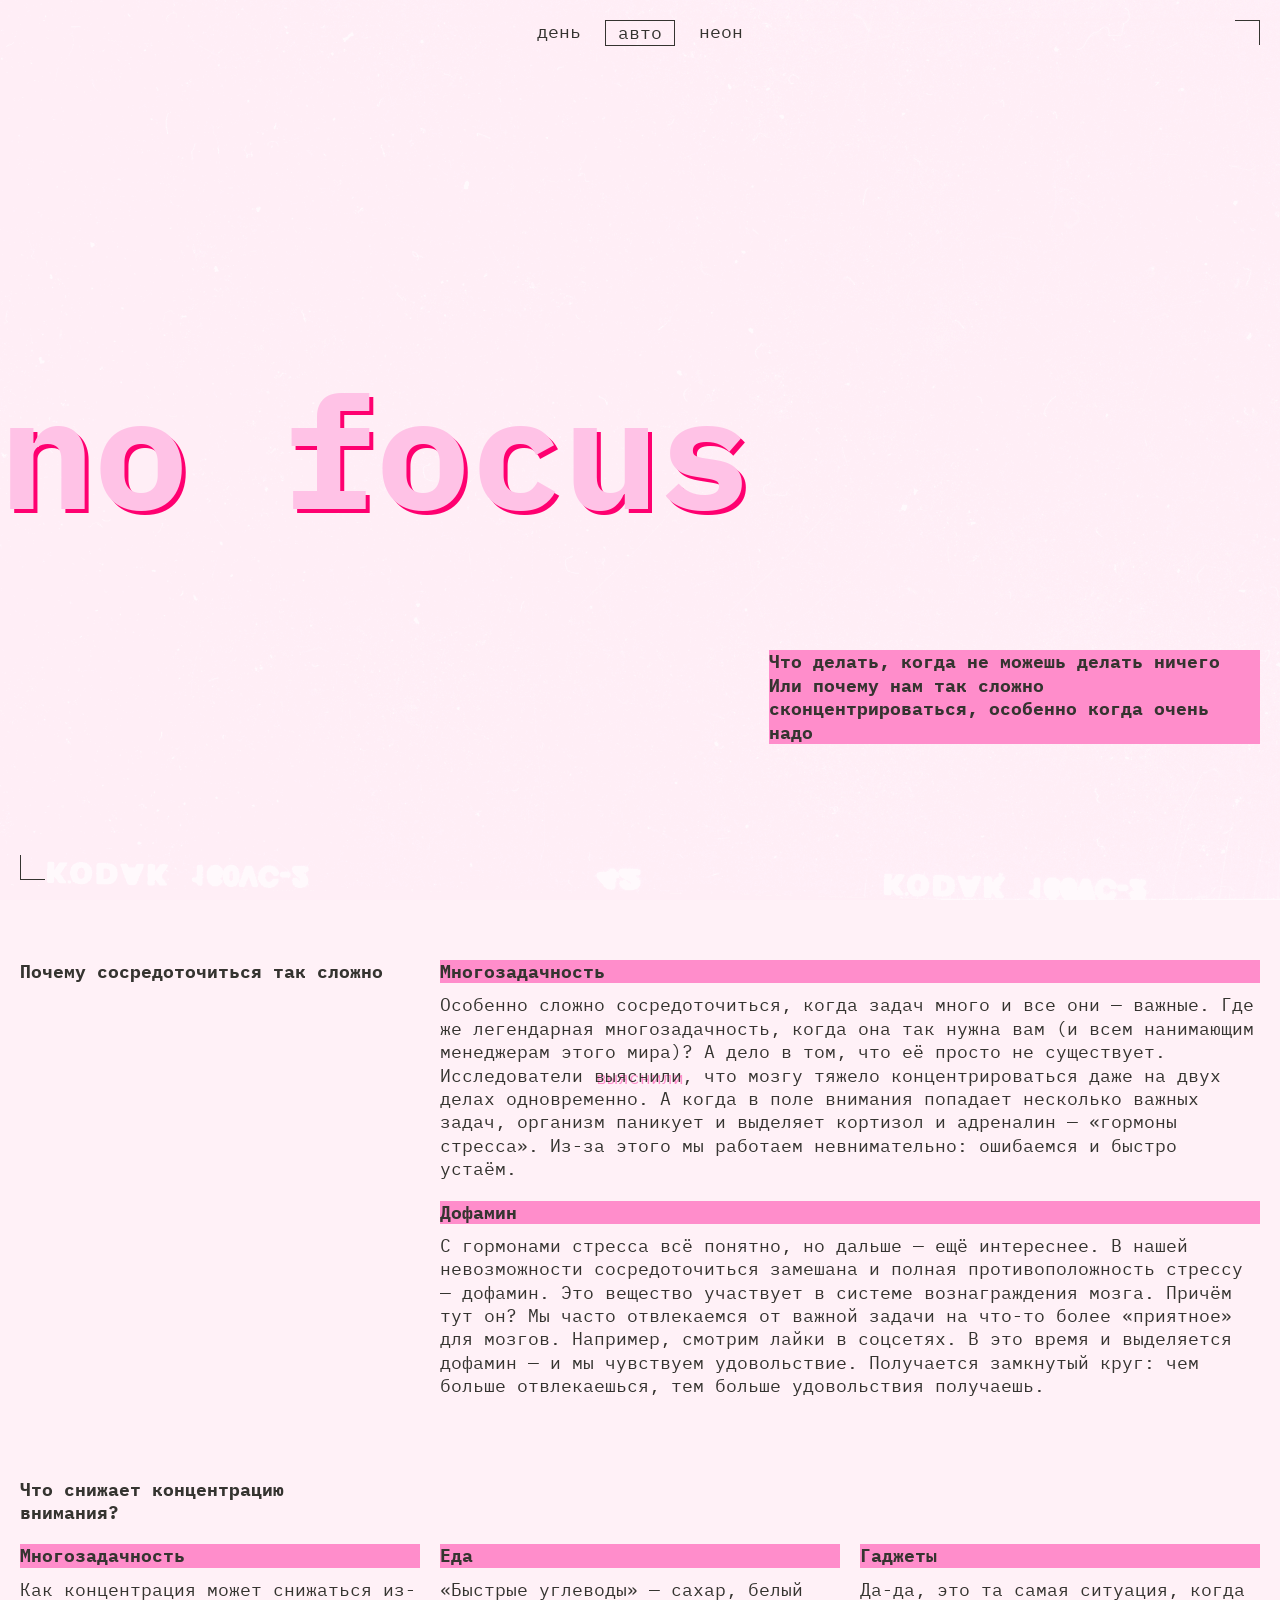
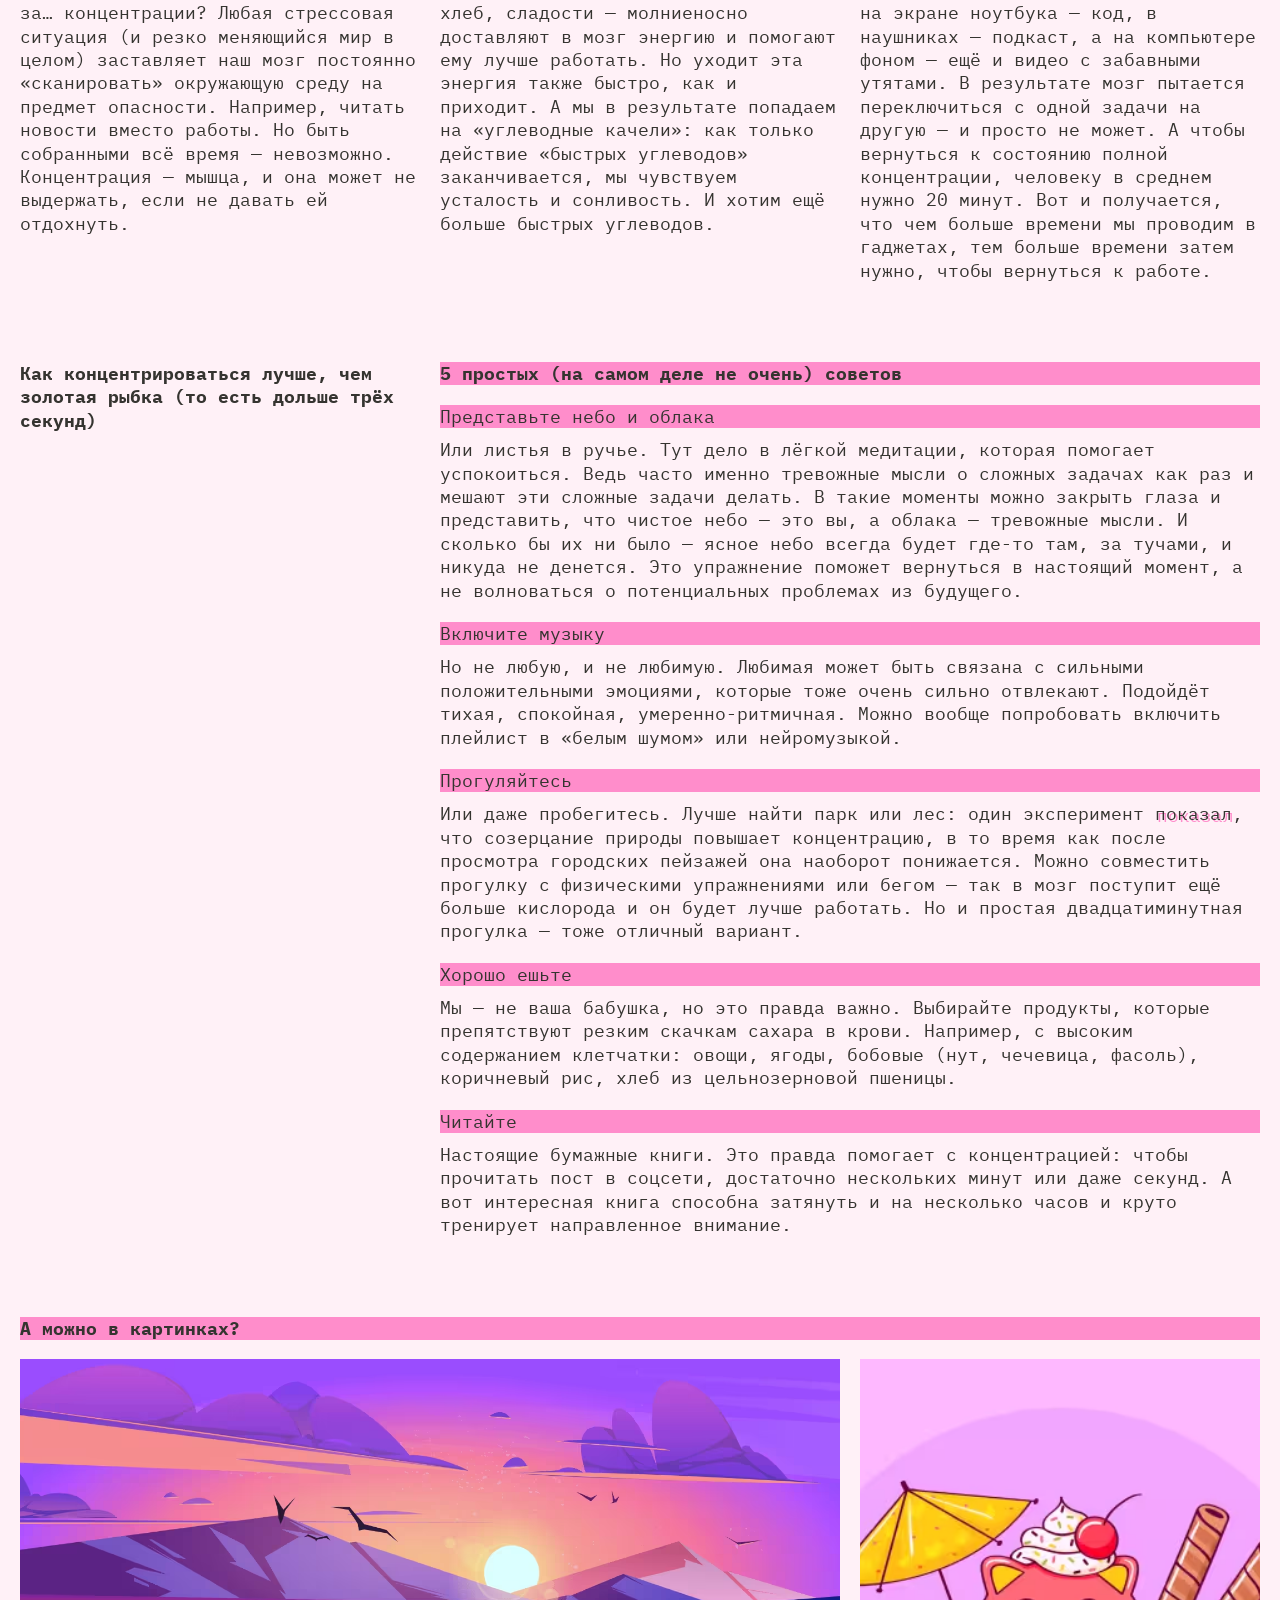
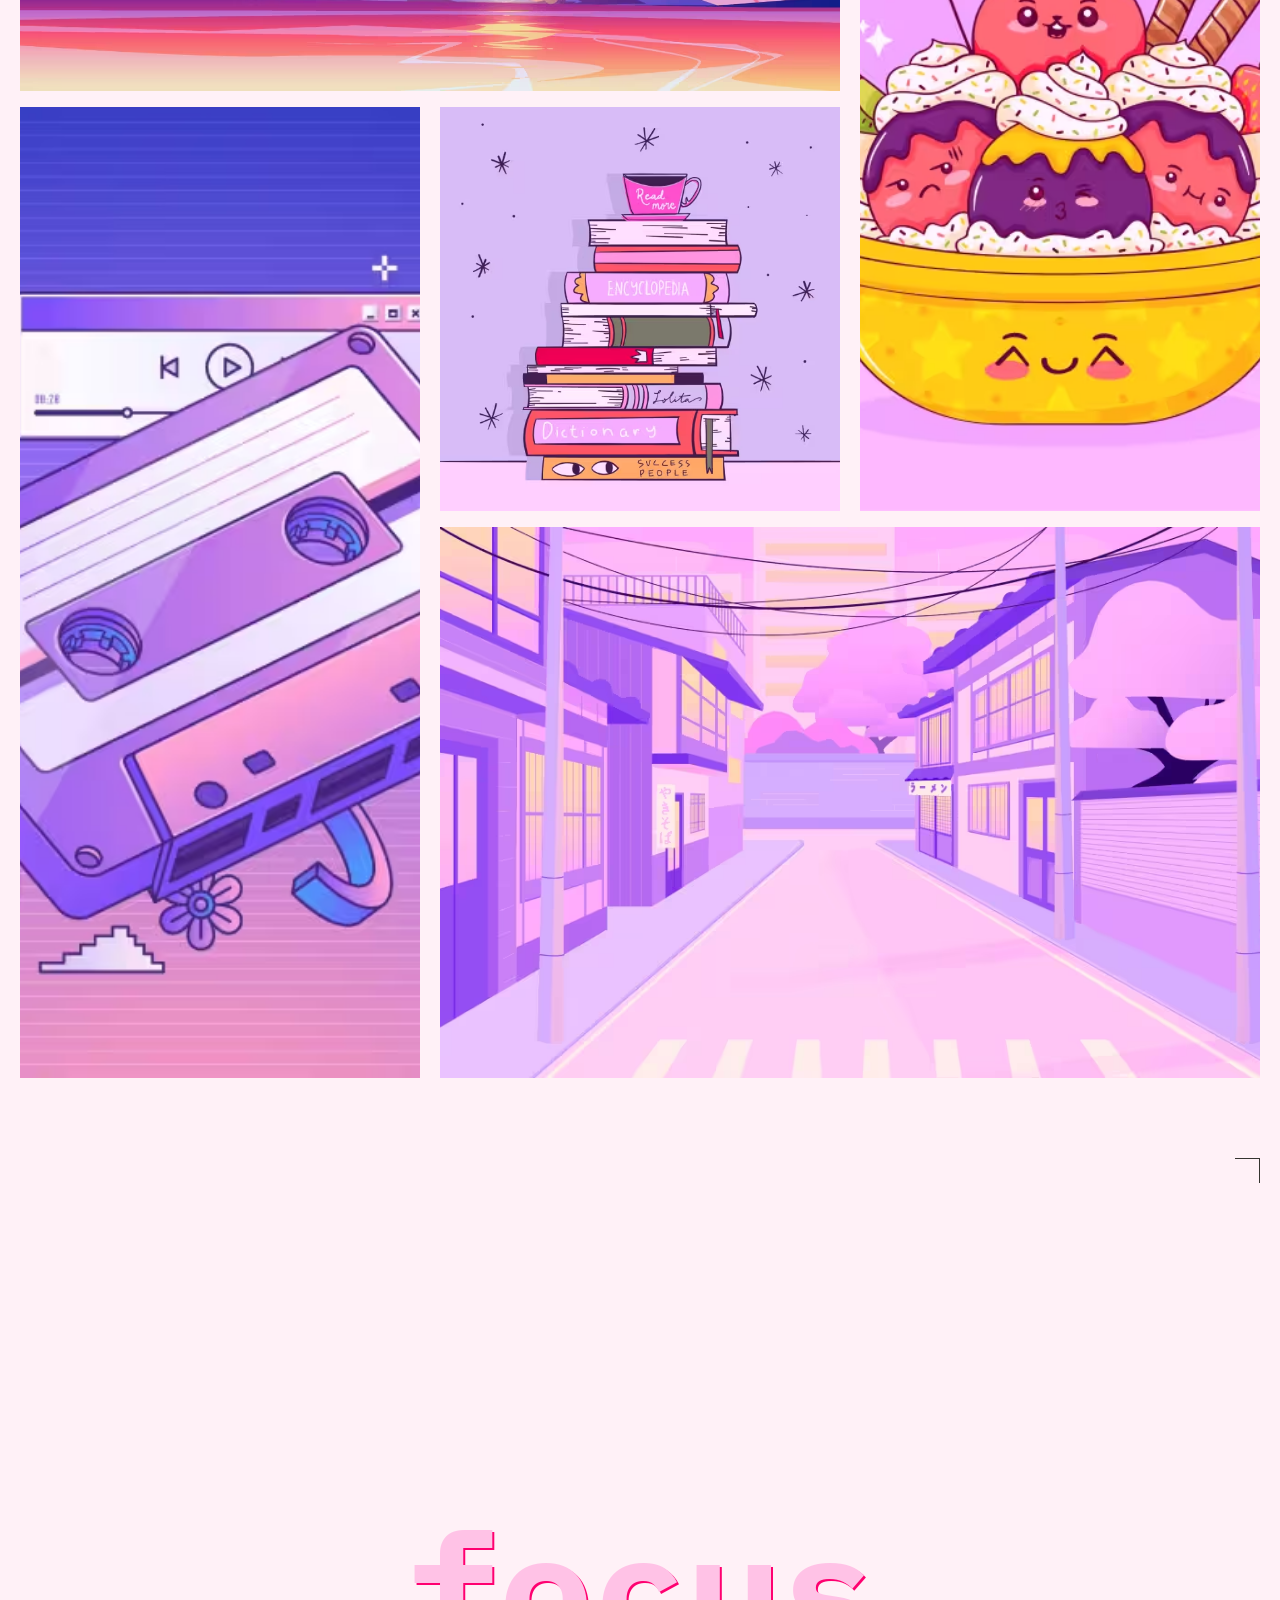
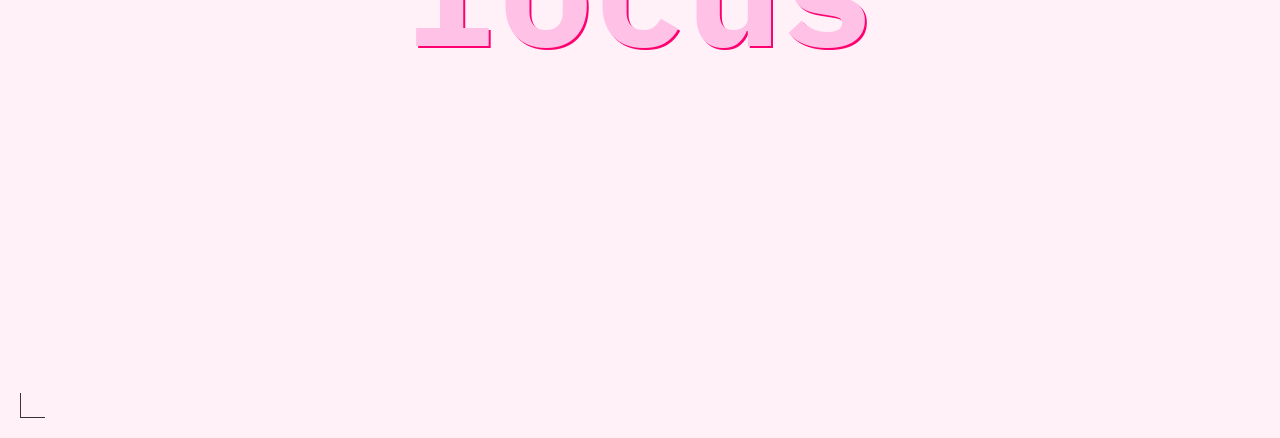
<file: index.html>
<!DOCTYPE html>
<html lang="ru">
  <head>
    <meta charset="UTF-8" />
    <meta http-equiv="X-UA-Compatible" content="IE=edge" />
    <meta name="viewport" content="width=device-width, initial-scale=1.0" />
    <meta name="color-scheme" content="dark light" />
    <link rel="stylesheet" href="./fonts/fonts.css" />
    <link rel="stylesheet" href="./styles/globals.css" />
    <link rel="stylesheet" href="./styles/variables.css" />
    <link rel="stylesheet" href="./styles/style.css" />
    <link rel="stylesheet" href="./styles/dark.css" />
    <link rel="stylesheet" href="./styles/light.css" />
    <link rel="icon" href="./images/favicon.ico" sizes="any" />
    <link rel="icon" href="./images/favicon.svg" type="image/svg+xml" />
    <link rel="apple-touch-icon" href="./images/mobile-icon.png" />
    <title>Сложно сосредоточиться</title>
  </head>
  <body class="page">
    <header class="header decorated-zone">
      <div class="header__wrapper">
        <div aria-hidden="true" class="decorated-zone__dot"></div>
        <nav class="header__theme-menu">
          <ul class="header__theme-menu-list">
            <li class="header__theme-menu-item">
              <button
                class="header__theme-menu-button header__theme-menu-button_type_light"
              >
                День
              </button>
            </li>
            <li class="header__theme-menu-item">
              <button
                class="header__theme-menu-button header__theme-menu-button_active header__theme-menu-button_type_auto"
                disabled
              >
                Авто
              </button>
            </li>
            <li class="header__theme-menu-item">
              <button
                class="header__theme-menu-button header__theme-menu-button_type_dark"
              >
                Неон
              </button>
            </li>
          </ul>
        </nav>
      </div>
      <h1 class="header__title">no focus</h1>
      <p class="header__description">
        Что делать, когда не можешь делать ничего<br />
        Или почему нам так сложно сконцентрироваться, особенно когда очень надо
      </p>
    </header>
    <main>
      <section class="content-section concentration-problems">
        <h2 class="section-title">Почему сосредоточиться так сложно</h2>
        <ul class="section-list">
          <li class="section-list__item">
            <article class="section-article">
              <h4 class="section-article__title title-decor">
                Многозадачность
              </h4>
              <p class="section-article__description">
                Особенно сложно сосредоточиться, когда задач много и все они —
                важные. Где же легендарная многозадачность, когда она так нужна
                вам (и всем нанимающим менеджерам этого мира)? А дело в том, что
                её просто не существует. Исследователи
                <a
                  href="https://www.ncbi.nlm.nih.gov/pmc/articles/PMC7075496/"
                  class="section-article__link"
                  target="_blank"
                  >выяснили</a
                >, что мозгу тяжело концентрироваться даже на двух делах
                одновременно. А когда в поле внимания попадает несколько важных
                задач, организм паникует и выделяет кортизол и адреналин —
                «гормоны стресса». Из-за этого мы работаем невнимательно:
                ошибаемся и быстро устаём.
              </p>
            </article>
          </li>
          <li class="section-list__item">
            <article class="section-article">
              <h4 class="section-article__title title-decor">Дофамин</h4>
              <p class="section-article__description">
                С гормонами стресса всё понятно, но дальше — ещё интереснее. В
                нашей невозможности сосредоточиться замешана и полная
                противоположность стрессу — дофамин. Это вещество участвует в
                системе вознаграждения мозга. Причём тут он? Мы часто
                отвлекаемся от важной задачи на что-то более «приятное» для
                мозгов. Например, смотрим лайки в соцсетях. В это время и
                выделяется дофамин — и мы чувствуем удовольствие. Получается
                замкнутый круг: чем больше отвлекаешься, тем больше удовольствия
                получаешь.
              </p>
            </article>
          </li>
        </ul>
      </section>
      <section class="content-section concentration-decrease">
        <h2 class="section-title">Что снижает концентрацию внимания?</h2>
        <ul class="section-list">
          <li class="section-list__item">
            <article class="section-article">
              <h4 class="section-article__title title-decor">
                Многозадачность
              </h4>
              <p class="section-article__description">
                Как концентрация может снижаться из-за… концентрации? Любая
                стрессовая ситуация (и резко меняющийся мир в целом) заставляет
                наш мозг постоянно «сканировать» окружающую среду на предмет
                опасности. Например, читать новости вместо работы. Но быть
                собранными всё время — невозможно. Концентрация — мышца, и она
                может не выдержать, если не давать ей отдохнуть.
              </p>
            </article>
          </li>
          <li class="section-list__item">
            <article class="section-article">
              <h4 class="section-article__title title-decor">Еда</h4>
              <p class="section-article__description">
                «Быстрые углеводы» — сахар, белый хлеб, сладости — молниеносно
                доставляют в мозг энергию и помогают ему лучше работать. Но
                уходит эта энергия также быстро, как и приходит. А мы в
                результате попадаем на «углеводные качели»: как только действие
                «быстрых углеводов» заканчивается, мы чувствуем усталость и
                сонливость. И хотим ещё больше быстрых углеводов.
              </p>
            </article>
          </li>
          <li class="section-list__item">
            <article class="section-article">
              <h4 class="section-article__title title-decor">Гаджеты</h4>
              <p class="section-article__description">
                Да-да, это та самая ситуация, когда на экране ноутбука — код, в
                наушниках — подкаст, а на компьютере фоном — ещё и видео с
                забавными утятами. В результате мозг пытается переключиться с
                одной задачи на другую — и просто не может. А чтобы вернуться к
                состоянию полной концентрации, человеку в среднем нужно 20
                минут. Вот и получается, что чем больше времени мы проводим в
                гаджетах, тем больше времени затем нужно, чтобы вернуться к
                работе.
              </p>
            </article>
          </li>
        </ul>
      </section>
      <section class="content-section concentration-advises">
        <h2 class="section-title">
          Как концентрироваться лучше, чем золотая рыбка (то есть дольше трёх
          секунд)
        </h2>
        <div class="section__wrapper">
          <h3 class="section-subtitle title-decor">
            5 простых (на самом деле не очень) советов
          </h3>
          <ul class="section-list">
            <li class="section-list__item">
              <article class="section-article">
                <h4 class="section-article__title title-decor">
                  Представьте небо и облака
                </h4>
                <p class="section-article__description">
                  Или листья в ручье. Тут дело в лёгкой медитации, которая
                  помогает успокоиться. Ведь часто именно тревожные мысли о
                  сложных задачах как раз и мешают эти сложные задачи делать. В
                  такие моменты можно закрыть глаза и представить, что чистое
                  небо — это вы, а облака — тревожные мысли. И сколько бы их ни
                  было — ясное небо всегда будет где-то там, за тучами, и никуда
                  не денется. Это упражнение поможет вернуться в настоящий
                  момент, а не волноваться о потенциальных проблемах из
                  будущего.
                </p>
              </article>
            </li>
            <li class="section-list__item">
              <article class="section-article">
                <h4 class="section-article__title title-decor">
                  Включите музыку
                </h4>
                <p class="section-article__description">
                  Но не любую, и не любимую. Любимая может быть связана с
                  сильными положительными эмоциями, которые тоже очень сильно
                  отвлекают. Подойдёт тихая, спокойная, умеренно-ритмичная.
                  Можно вообще попробовать включить плейлист в «белым шумом» или
                  нейромузыкой.
                </p>
              </article>
            </li>
            <li class="section-list__item">
              <article class="section-article">
                <h4 class="section-article__title title-decor">Прогуляйтесь</h4>
                <p class="section-article__description">
                  Или даже пробегитесь. Лучше найти парк или лес: один
                  эксперимент
                  <a
                    href="https://www.sciencedirect.com/science/article/abs/pii/S0272494415000328"
                    class="section-article__link"
                    target="_blank"
                    >показал</a
                  >, что созерцание природы повышает концентрацию, в то время
                  как после просмотра городских пейзажей она наоборот
                  понижается. Можно совместить прогулку с физическими
                  упражнениями или бегом — так в мозг поступит ещё больше
                  кислорода и он будет лучше работать. Но и простая
                  двадцатиминутная прогулка — тоже отличный вариант.
                </p>
              </article>
            </li>
            <li class="section-list__item">
              <article class="section-article">
                <h4 class="section-article__title title-decor">Хорошо ешьте</h4>
                <p class="section-article__description">
                  Мы — не ваша бабушка, но это правда важно. Выбирайте продукты,
                  которые препятствуют резким скачкам сахара в крови. Например,
                  с высоким содержанием клетчатки: овощи, ягоды, бобовые (нут,
                  чечевица, фасоль), коричневый рис, хлеб из цельнозерновой
                  пшеницы.
                </p>
              </article>
            </li>
            <li class="section-list__item">
              <article class="section-article">
                <h4 class="section-article__title title-decor">Читайте</h4>
                <p class="section-article__description">
                  Настоящие бумажные книги. Это правда помогает с концентрацией:
                  чтобы прочитать пост в соцсети, достаточно нескольких минут
                  или даже секунд. А вот интересная книга способна затянуть и на
                  несколько часов и круто тренирует направленное внимание.
                </p>
              </article>
            </li>
          </ul>
        </div>
      </section>
      <section class="gallery">
        <h4 class="section-title title-decor">А можно в картинках?</h4>
        <picture class="picture">
          <source srcset="./images/sunset.avif" type="image/avif" />
          <source srcset="./images/sunset.webp" type="image/webp" />
          <img
            class="gallery__picture"
            src="./images/sunset.png"
            alt="Фотография заката"
            loading="lazy"
          />
        </picture>
        <picture class="picture">
          <source srcset="./images/ice-cream.avif" type="image/avif" />
          <source srcset="./images/ice-cream.webp" type="image/webp" />
          <img
            class="gallery__picture"
            src="./images/ice-cream.png"
            alt="Фотография мороженого"
            loading="lazy"
          />
        </picture>
        <picture class="picture">
          <source srcset="./images/tape.avif" type="image/avif" />
          <source srcset="./images/tape.webp" type="image/webp" />
          <img
            class="gallery__picture"
            src="./images/tape.png"
            alt="Фотография кассеты"
            loading="lazy"
          />
        </picture>
        <picture class="picture">
          <source srcset="./images/books.avif" type="image/avif" />
          <source srcset="./images/books.webp" type="image/webp" />
          <img
            class="gallery__picture"
            src="./images/books.png"
            alt="Фотография книг"
            loading="lazy"
          />
        </picture>
        <picture class="picture">
          <source srcset="./images/street.avif" type="image/avif" />
          <source srcset="./images/books.webp" type="image/webp" />
          <img
            class="gallery__picture"
            src="./images/books.png"
            alt="Фотография улицы"
            loading="lazy"
          />
        </picture>
      </section>
    </main>
    <footer class="footer decorated-zone">
      <h2 class="footer__title">focus</h2>
    </footer>
    <script src="./scripts/script.js"></script>
  </body>
</html>
</file>
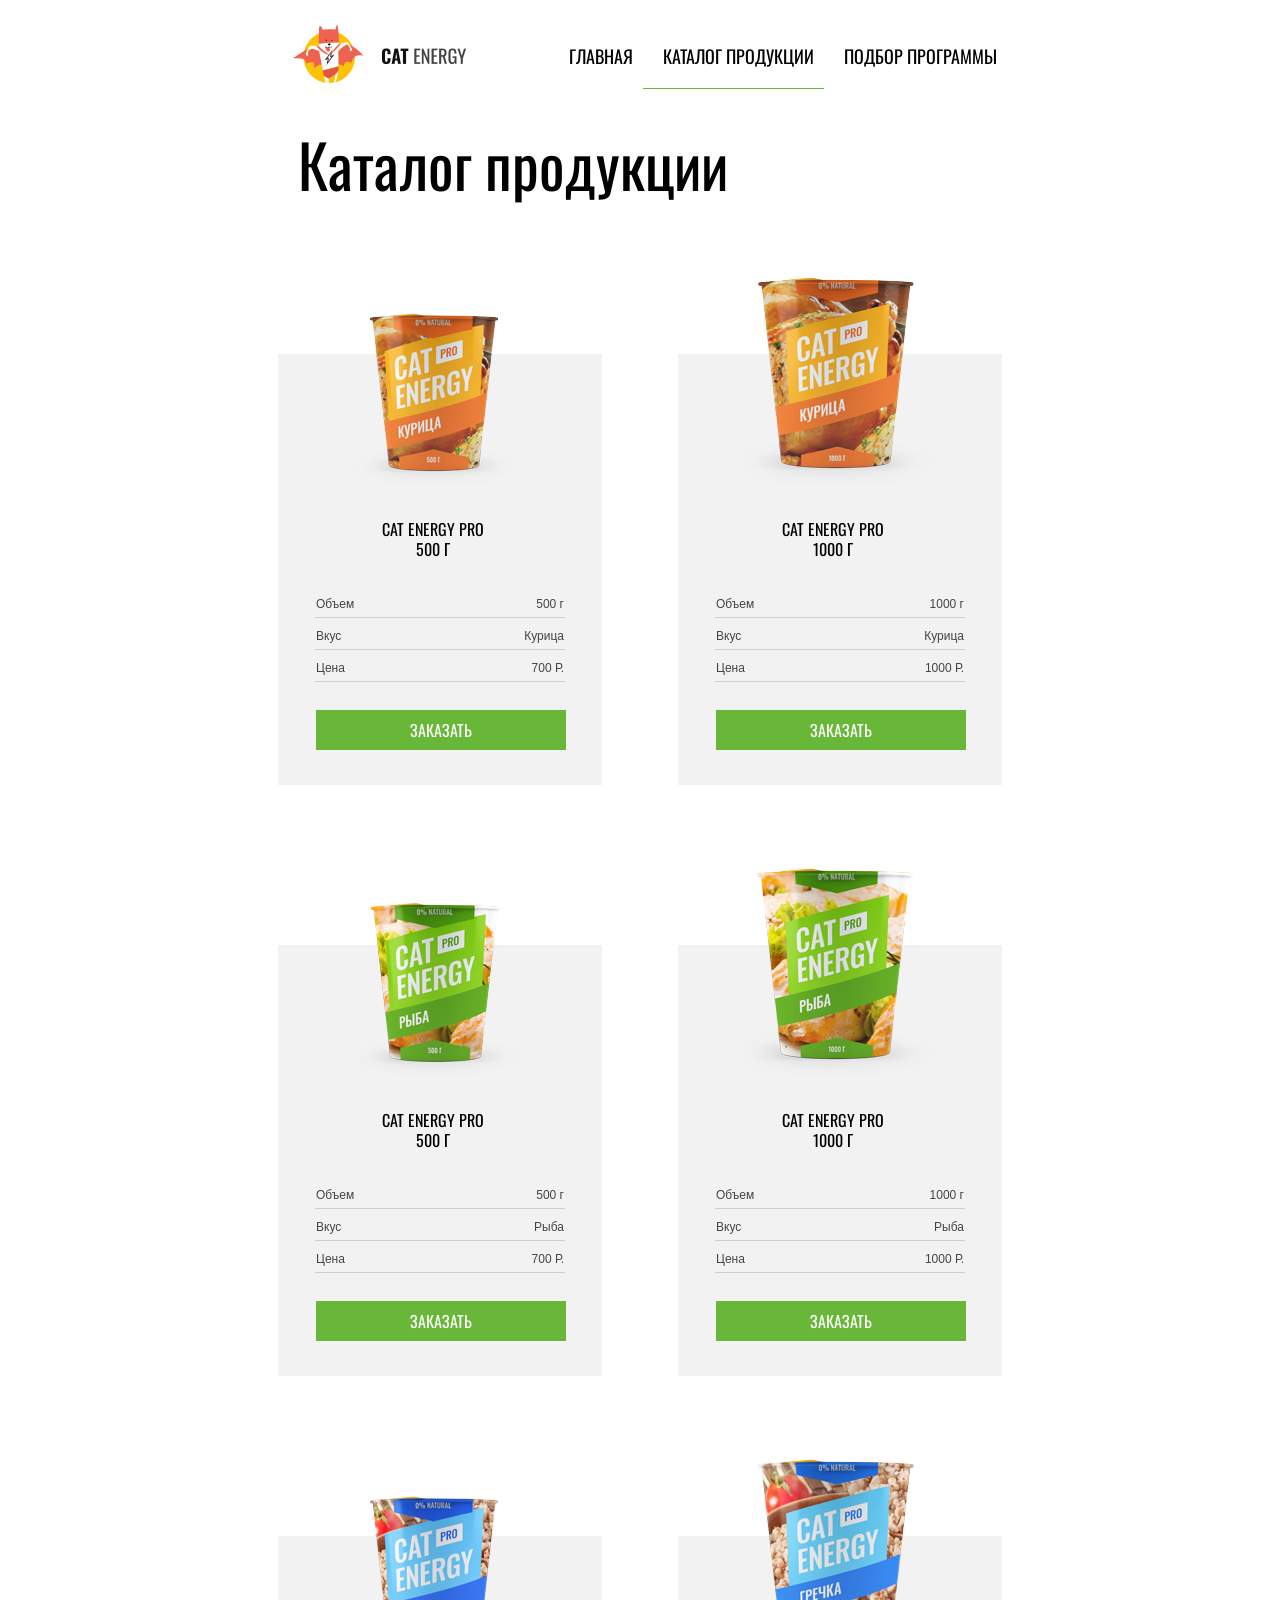
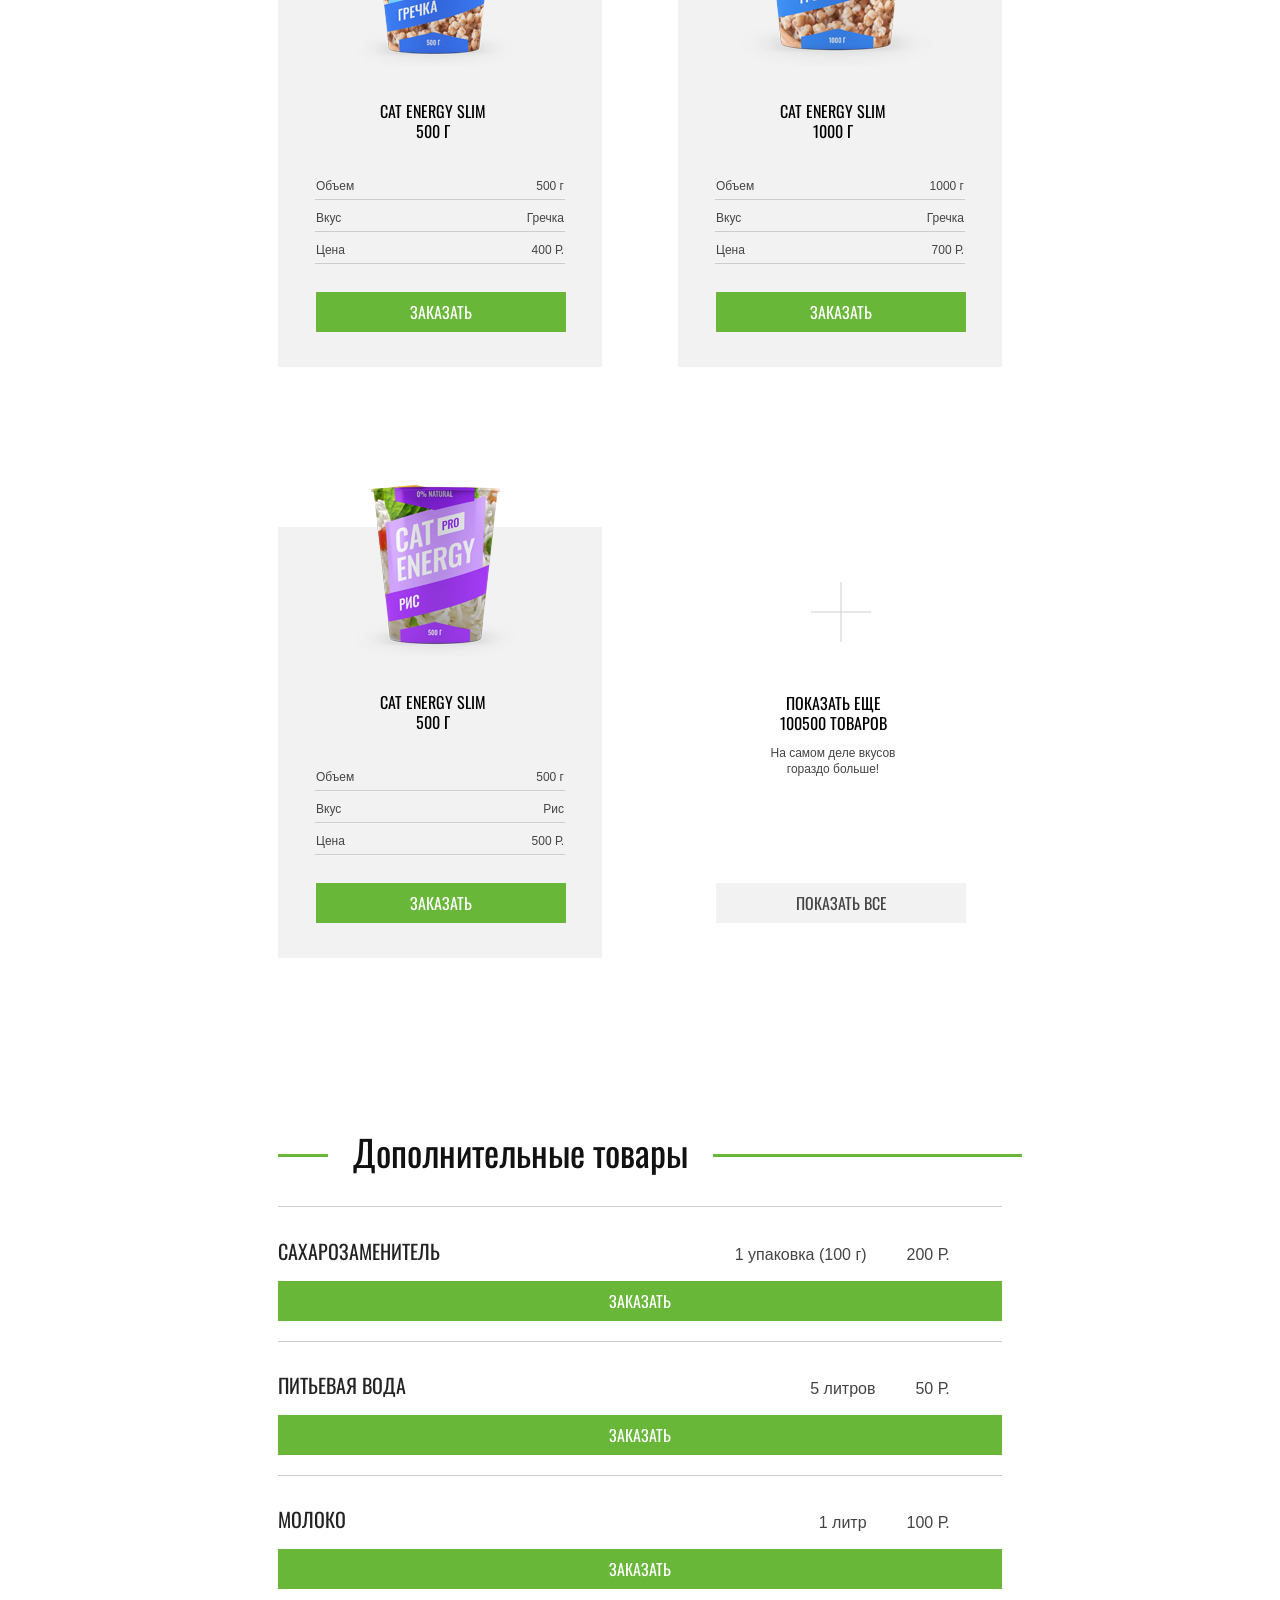
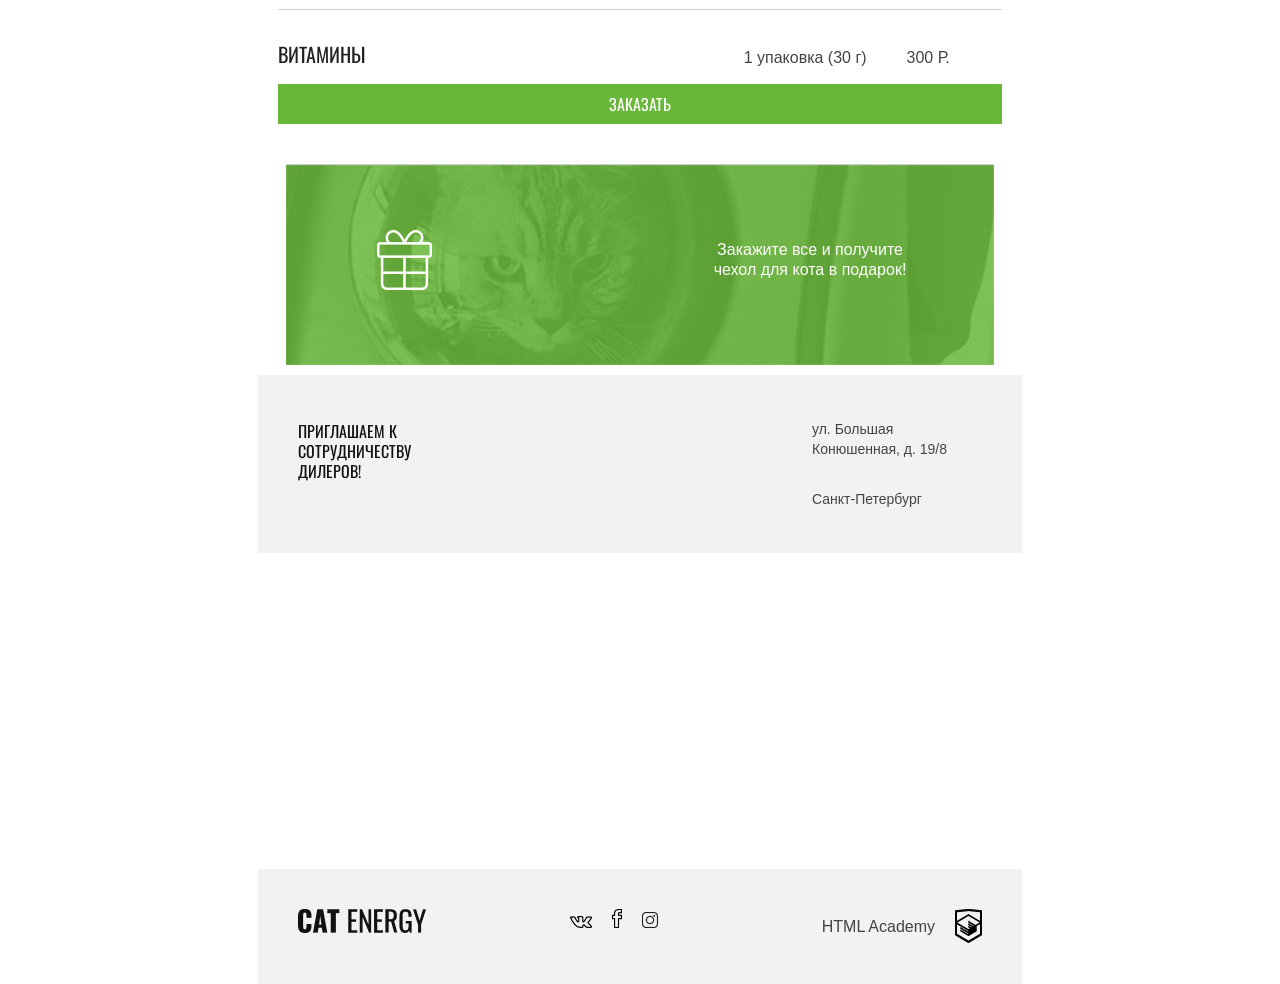
<file: catalog.html>
<!DOCTYPE html>
<html lang="ru">
    <head>
        <meta charset="UTF-8">
        <link rel="stylesheet" href="css/normalize.css">
        <link rel="stylesheet" href="css/style.css">
        <link rel="stylesheet" href="css/style_program.css">
        <meta name="viewport" content="width=device-width, initial-scale=1">
        <link href="https://fonts.googleapis.com/css2?family=Oswald:wght@200;300;400;500;600;700&display=swap" rel="stylesheet"> 
        <title>Каталог продукции</title>
    </head>
<body>
    <div class="page-container">
        <header class="header">
          <ul class="header-list">
              <li><a href="#" class="main-logo"></a></li>
              <li><a href="#" class="title-logo"><img src="img/logo-mobile-header.svg" alt="Логотип"></a></li>
              <li><a href="#" class="menu-logo"><img src="img/mobile-menu.svg" alt="Открыть" class="menu-open"></a>
                  <a href="#"><img src="img/m-close.svg" width="24" height="18" alt="Закрыть" class="menu-close"></a>
              </li>
          </ul>
    
          <nav class="main-nav">
              <ul class="main-nav-list">
                  <li><a href="index.html">Главная</a></li>
                  <li class="active"><a href="catalog.html">Каталог продукции</a></li>
                  <li><a href="program.html">Подбор программы</a></li>
              </ul>
          </nav>
        </header>
    

    <main class="main-content">
        <section class="catalog">
            <h1>Каталог продукции</h1>
            <ul class="catalog-list">
                <li class="catalog-item item1">
                    <img class="item1-tablet" src="/img/catalog-1-tablet.png" alt="">
                    <h5>Cat Energy PRO 500 г</h5>
                    <table>
                        <tr>
                            <td>Объем</td>
                            <td>500 г</td>
                        </tr>
                        <tr>
                            <td>Вкус</td>
                            <td>Курица</td>
                        </tr>
                        <tr>
                            <td>Цена</td>
                            <td>700 Р.</td>
                        </tr>
                    </table>
                    <button type="button">Заказать</button>
                </li>
                <li class="catalog-item item2">
                    <img class="item2-tablet" src="/img/catalog-2-tablet.png" alt="">
                    <h5>Cat Energy PRO 1000 г</h5>
                    <table>
                        <tr>
                            <td>Объем</td>
                            <td>1000 г</td>
                        </tr>
                        <tr>
                            <td>Вкус</td>
                            <td>Курица</td>
                        </tr>
                        <tr>
                            <td>Цена</td>
                            <td>1000 Р.</td>
                        </tr>
                    </table>
                    <button type="button">Заказать</button>
                </li>
                <li class="catalog-item item3">
                    <img class="item3-tablet" src="/img/catalog-3-tablet.png" alt="">
                    <h5>Cat Energy PRO 500 г</h5>
                    <table>
                        <tr>
                            <td>Объем</td>
                            <td>500 г</td>
                        </tr>
                        <tr>
                            <td>Вкус</td>
                            <td>Рыба</td>
                        </tr>
                        <tr>
                            <td>Цена</td>
                            <td>700 Р.</td>
                        </tr>
                    </table>
                    <button type="button">Заказать</button>
                </li>
                <li class="catalog-item item4">
                    <img class="item4-tablet" src="/img/catalog-4-tablet.png" alt="">
                    <h5>Cat Energy PRO 1000 г</h5>
                    <table>
                        <tr>
                            <td>Объем</td>
                            <td>1000 г</td>
                        </tr>
                        <tr>
                            <td>Вкус</td>
                            <td>Рыба</td>
                        </tr>
                        <tr>
                            <td>Цена</td>
                            <td>1000 Р.</td>
                        </tr>
                    </table>
                    <button type="button">Заказать</button>
                </li>
                <li class="catalog-item item5">
                    <img class="item5-tablet" src="/img/catalog-5-tablet.png" alt="">
                    <h5>Cat Energy Slim 500 г</h5>
                    <table>
                        <tr>
                            <td>Объем</td>
                            <td>500 г</td>
                        </tr>
                        <tr>
                            <td>Вкус</td>
                            <td>Гречка</td>
                        </tr>
                        <tr>
                            <td>Цена</td>
                            <td>400 Р.</td>
                        </tr>
                    </table>
                    <button type="button">Заказать</button>
                </li>
                <li class="catalog-item item6">
                    <img class="item6-tablet" src="/img/catalog-6-tablet.png" alt="">
                    <h5>Cat Energy SLIM 1000 г</h5>
                    <table>
                        <tr>
                            <td>Объем</td>
                            <td>1000 г</td>
                        </tr>
                        <tr>
                            <td>Вкус</td>
                            <td>Гречка</td>
                        </tr>
                        <tr>
                            <td>Цена</td>
                            <td>700 Р.</td>
                        </tr>
                    </table>
                    <button type="button">Заказать</button>
                </li>
                <li class="catalog-item item7">
                    <img class="item7-tablet" src="/img/catalog-7-tablet.png" alt="">
                    <h5>Cat Energy SLIM 500 г</h5>
                    <table>
                        <tr>
                            <td>Объем</td>
                            <td>500 г</td>
                        </tr>
                        <tr>
                            <td>Вкус</td>
                            <td>Рис</td>
                        </tr>
                        <tr>
                            <td>Цена</td>
                            <td>500 Р.</td>
                        </tr>
                    </table>
                    <button type="button">Заказать</button>
                </li>
                <li class="catalog-item item8">
                    <h5>Показать еще 100500 товаров</h5>
                    <p>На самом деле вкусов гораздо больше!</p>
                    <button>Показать все</button>
                </li>
            </ul>
        </section>
        <section class="extra">
            <h3>Дополнительные товары</h3>
            <ul>
                <li>
                    <h5>Сахарозаменитель</h5>
                    <p>1 упаковка (100 г) <span>200 Р.</span></p>
                    <button>Заказать</button>
                </li>
                <li>
                    <h5>Питьевая вода</h5>
                    <p>5 литров <span>50 Р.</span></p>
                    <button>Заказать</button>
                </li>
                <li>
                    <h5>Молоко</h5>
                    <p>1 литр <span>100 Р.</span></p>
                    <button>Заказать</button>
                </li>
                <li>
                    <h5>Витамины</h5>
                    <p>1 упаковка (30 г) <span>300 Р.</span></p>
                    <button>Заказать</button>
                </li>
                <li>
                    <p>Закажите все и получите чехол для кота в подарок!</p>
                </li>
            </ul>
        </section>
        <section class="contacts">
            <div class="contacts-info">
                <h3>приглашаем  к сотрудничеству дилеров!</h3>
                <p>ул. Большая Конюшенная, д. 19/8 <span>Санкт-Петербург</span></p>
            </div>
        </section>   
        <section>
            <div class="contacts-map">
                <iframe src="https://www.google.com/maps/embed?pb=!1m18!1m12!1m3!1d1998.6037872533216!2d30.320858716104354!3d59.93871648187625!2m3!1f0!2f0!3f0!3m2!1i1024!2i768!4f13.1!3m3!1m2!1s0x4696310fca145cc1%3A0x42b32648d8238007!2z0JHQvtC70YzRiNCw0Y8g0JrQvtC90Y7RiNC10L3QvdCw0Y8g0YPQuy4sIDE5LzgsINCh0LDQvdC60YIt0J_QtdGC0LXRgNCx0YPRgNCzLCAxOTExODY!5e0!3m2!1sru!2sru!4v1588939594058!5m2!1sru!2sru"
               frameborder="0" style="border:0;" allowfullscreen="yes" aria-hidden="false" tabindex="0">
                </iframe>
            </div>
        </section>
    </main>


    <footer class="footer">
      <ul class="main-list">
          <li><a href="#"> <img src="/img/footer-logo.svg" alt="Cat Energy"></a></li>
          <li>
              <a href="#"> <img src="/img/m-vk.svg"></a>
              <a href="#"> <img src="/img/m-fb.svg"></a>
              <a href="#"> <img src="/img/m-insta.svg"></a>
          </li>
          <li><span>HTML Academy</span>
              <a href="#"> <img src="/img/htmlacademy.svg"></a>
          </li>
            
      </ul>
    </footer>
    
    
    <script src="js/script.js"></script>
    </>

</body>
</html>
</file>
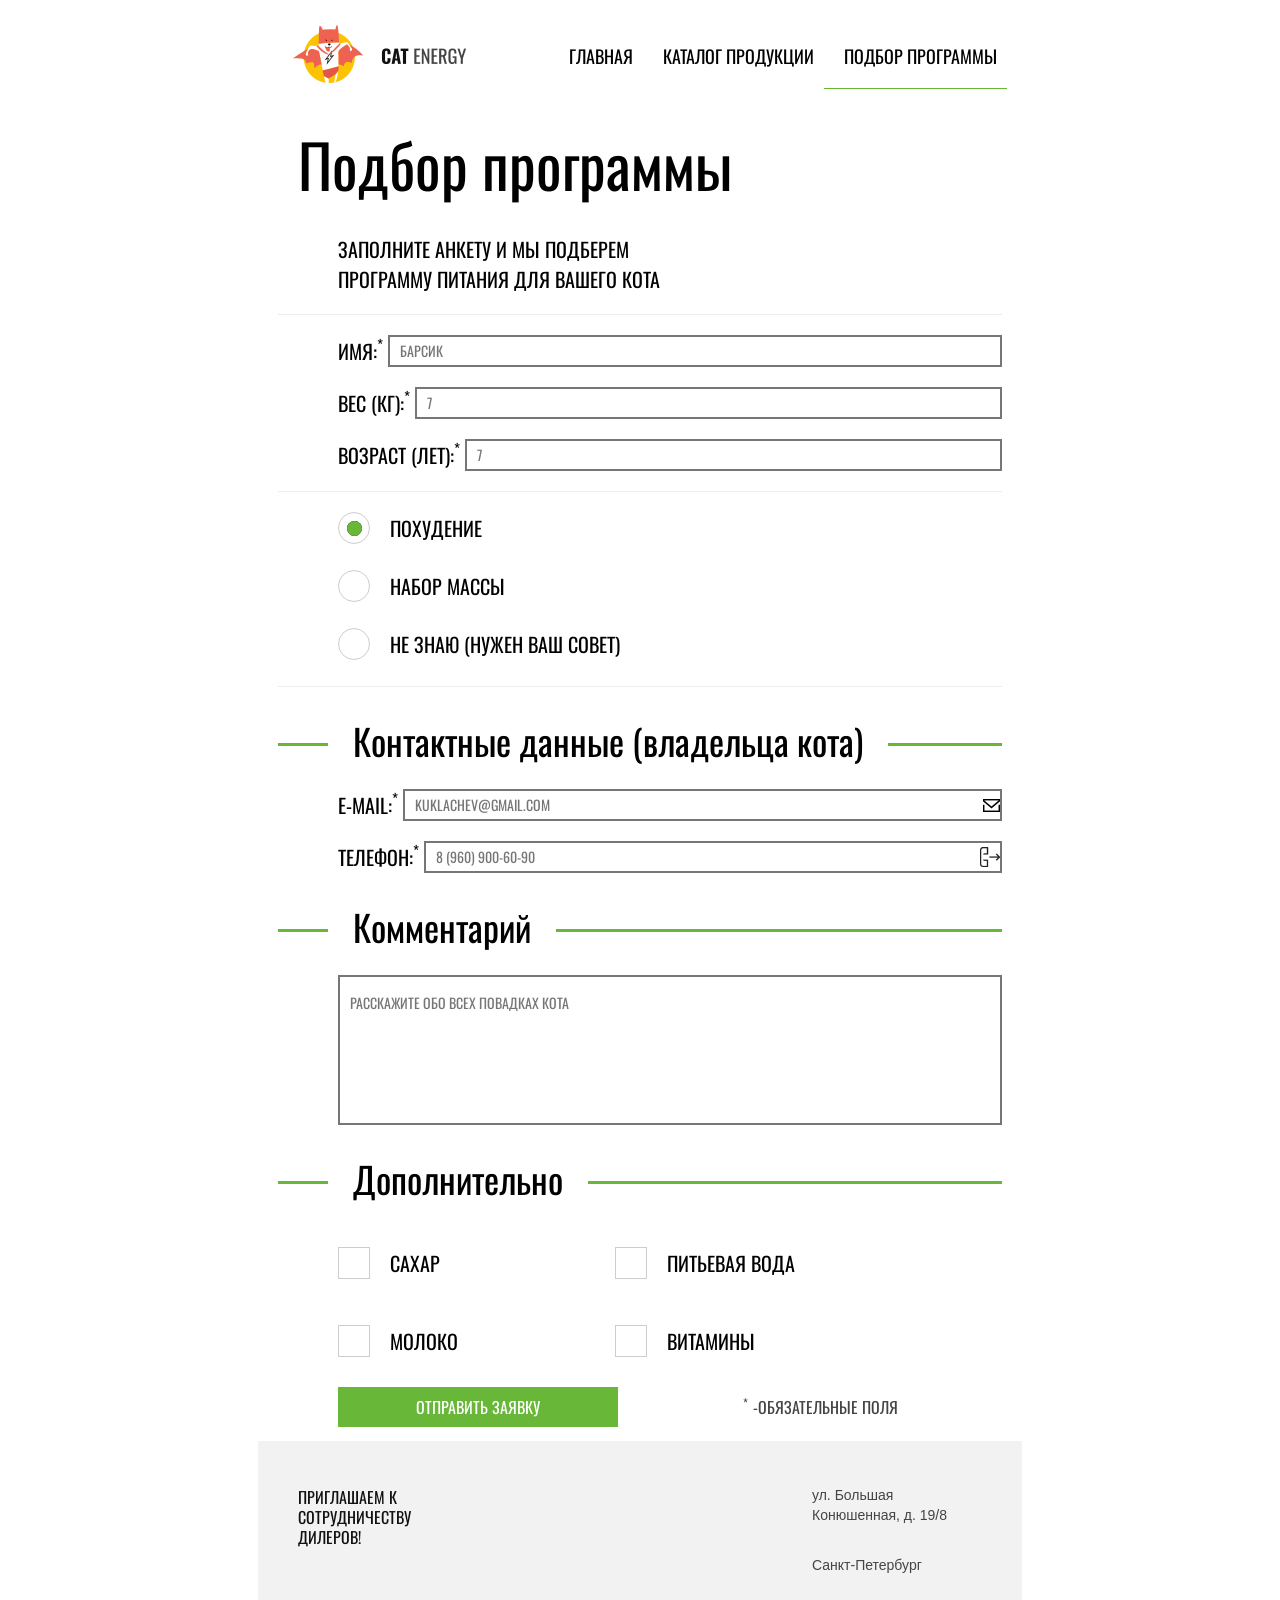
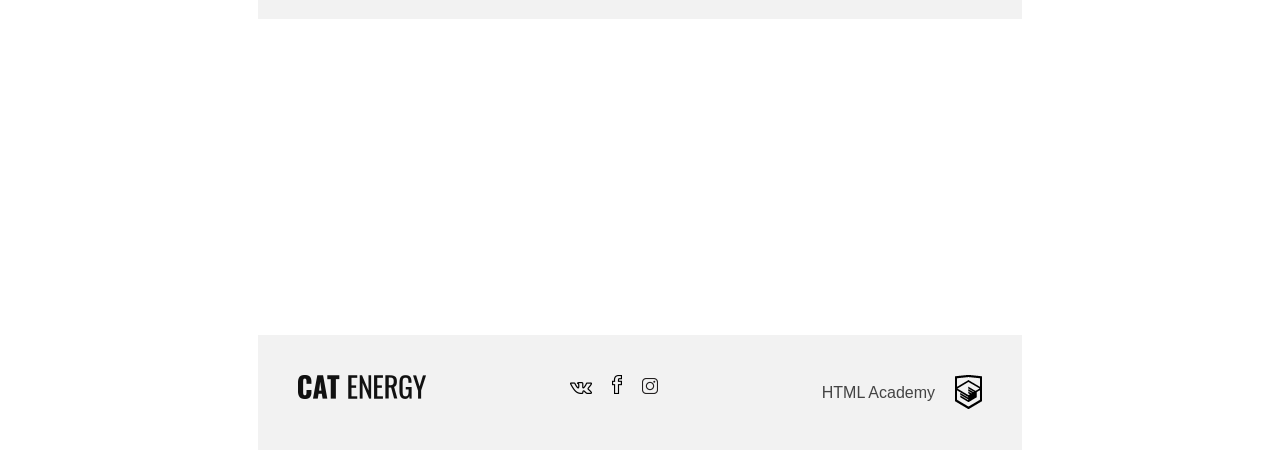
<file: program.html>
<!DOCTYPE html>
<html lang="ru">
<head>
    <meta charset="UTF-8">
    <link rel="stylesheet" href="css/normalize.css">
    <link rel="stylesheet" href="css/style.css">
    <link rel="stylesheet" href="css/style_program.css">
    <meta name="viewport" content="width=device-width, initial-scale=1">
    <link href="https://fonts.googleapis.com/css2?family=Oswald:wght@200;300;400;500;600;700&display=swap" rel="stylesheet"> 
    <title>Подбор программы</title>
</head>
<body>
  <div class="page-container">
    <header class="header">
      <ul class="header-list">
          <li><a href="#" class="main-logo"></a></li>
          <li><a href="#" class="title-logo"><img src="img/logo-mobile-header.svg" alt="Логотип"></a></li>
          <li><a href="#" class="menu-logo"><img src="img/mobile-menu.svg" alt="Открыть" class="menu-open"></a>
              <a href="#"><img src="img/m-close.svg" width="24" height="18" alt="Закрыть" class="menu-close"></a>
          </li>
      </ul>

      <nav class="main-nav">
          <ul class="main-nav-list">
              <li><a href="index.html">Главная</a></li>
              <li><a href="catalog.html">Каталог продукции</a></li>
              <li class="active"><a href="program.html">Подбор программы</a></li>
          </ul>
      </nav>
    </header>

<main class="main-content">
  <section class="programm-select">
    <h1>Подбор программы</h1>
    <p>Заполните анкету и мы подберем <br>программу питания для вашего кота</p>
    <form class="main-form" action="">
      <div class="desktop-wrap">
        <div class="wrap">
          <p><label>Имя:<sup>*</sup><input type="text" name="name" placeholder="Барсик" required></label></p>
          <p><label>Вес (кг):<sup>*</sup><input type="text" name="weight" placeholder="7" required></label></p>
          <p><label>Возраст (лет):<sup>*</sup><input type="text" name="old" placeholder="7" required></label></p>
        </div>
        <div class="wrap">
          <p><input class="custom-radio" type="radio" name="for-what" id="slim" checked>
             <label for="slim">Похудение</label>
          </p>
          <p><input class="custom-radio" type="radio" name="for-what" id="fat">
             <label for="fat">Набор массы</label>
          </p>
          <p><input class="custom-radio" type="radio" name="for-what" id="advice">
             <label for="advice">Не знаю (нужен ваш совет)</label>
          </p>
        </div>
      </div>
      <div class="wrap">
        <h3>Контактные данные (владельца кота)</h3>
          <div class="desktop-wrap">
            <p><label>E-mail:<sup>*</sup><input type="email" name="e-mail" placeholder="kuklachev@gmail.com" required></label></p>
            <p><label>Телефон:<sup>*</sup><input type="tel" name="phone" placeholder="8 (960) 900-60-90" required></label></p>
          </div>
      </div>
      <div>
        <h3>Комментарий</h3>
        <p class="about"><input class="about-inner" type="text" name="about" placeholder="Расскажите обо всех повадках кота"></p>
      </div>
      <div>
        <h3>Дополнительно</h3>
        <div class="tablet-wrap">
        <p><input class="custom-checkbox" type="checkbox" id="sugar" name="sugar">
        <label for="sugar">Сахар</label>
        </p>
        <p><input class="custom-checkbox" type="checkbox" id="water" name="water">
        <label for="water">Питьевая вода</label>
        </p>
        <p><input class="custom-checkbox" type="checkbox" id="milk" name="milk">
        <label for="milk">Молоко</label>
        </p>
        <p><input class="custom-checkbox" type="checkbox" id="vitamins" name="vitamins">
        <label for="vitamins">Витамины</label>
        </p>
        </div>
      </div>
      <button>Отправить заявку</button>
      <p><sup>*</sup>-обязательные поля</p>
    </form>
  </section>
  <section class="contacts">
    <div class="contacts-info">
        <h3>приглашаем  к сотрудничеству дилеров!</h3>
        <p>ул. Большая Конюшенная, д. 19/8 <span>Санкт-Петербург</span></p>
    </div>
  </section>   
  <section>
    <div class="contacts-map">
      <iframe src="https://www.google.com/maps/embed?pb=!1m18!1m12!1m3!1d1998.6037872533216!2d30.320858716104354!3d59.93871648187625!2m3!1f0!2f0!3f0!3m2!1i1024!2i768!4f13.1!3m3!1m2!1s0x4696310fca145cc1%3A0x42b32648d8238007!2z0JHQvtC70YzRiNCw0Y8g0JrQvtC90Y7RiNC10L3QvdCw0Y8g0YPQuy4sIDE5LzgsINCh0LDQvdC60YIt0J_QtdGC0LXRgNCx0YPRgNCzLCAxOTExODY!5e0!3m2!1sru!2sru!4v1588939594058!5m2!1sru!2sru"
       frameborder="0" style="border:0;" allowfullscreen="yes" aria-hidden="false" tabindex="0">
      </iframe>
    </div>
  </section>
</main>
<footer class="footer">
  <ul class="main-list">
      <li><a href="#"> <img src="/img/footer-logo.svg" alt="Cat Energy"></a></li>
      <li>
          <a href="#"> <img src="/img/m-vk.svg"></a>
          <a href="#"> <img src="/img/m-fb.svg"></a>
          <a href="#"> <img src="/img/m-insta.svg"></a>
      </li>
      <li><span>HTML Academy</span>
          <a href="#"> <img src="/img/htmlacademy.svg"></a>
      </li>
        
  </ul>
</footer>


  <script src="js/script.js"></script>
  </div>
</body>
</html>
</file>
<file: fonts/fonts.css>
@font-face {
  font-family: 'IBM Plex mono';
  src: url(./IBMPlexMono-Regular.woff) format('woff');
  font-weight: normal;
  font-display: swap;
}

@font-face {
  font-family: 'IBM Plex mono';
  src: url(./IBMPlexMono-Bold.woff) format('woff');
  font-weight: bold;
  font-display: swap;
}
</file>
<file: styles/globals.css>
/* Глобальные стили для проекта, их можно дополнять и менять по желанию */

*,
*::before,
*::after {
  box-sizing: border-box;
}

body {
  min-inline-size: 375px;
  max-inline-size: 1440px;
  margin: 0 auto;
}

h1,
h2,
h3,
h4,
h5,
h6,
p {
  margin: 0;
}

ul {
  margin: 0;
  padding: 0;
  list-style: none;
}

picture {
  margin: 0;
  padding: 0;
}

button,
a {
  color: currentColor;
  font-family: inherit;
  font-size: inherit;
  line-height: inherit;
}
</file>
<file: styles/variables.css>
/*
  Переменные для вашего проекта
  и их переопределение под различные устройства
*/
:root {
  --main-text: #f1b2ce;
  --accent-text: #db00ff;
  --accent-color: #ff0070;
  --bg-color: #000028;
  --border-color: #ff007066;
  --main-font: "IBM Plex mono";
  --main-text-size: 18px;
  --title-size: clamp(7.25rem, 7.0115rem + 1.0178vw, 7.5rem);
}
</file>
<file: styles/style.css>
/* Основные стили проекта. Это стили для темы, которую вы верстаете первой. */

.page {
  /* сохраните в разметке и стилях класс page. На его основе работает скрипт. */
  background-color: var(--bg-color);
  background-image: url(../images/cover-image-dark.png);
  background-position: center;
  background-size: cover;
  background-attachment: fixed;
}

.header {
  position: relative;
  display: grid;
  grid-template-rows: 1fr min-content 1fr;
  height: 100vh;
  min-height: 668px;
  padding: 10px;
}

.decorated-zone::after,
.decorated-zone::before {
  content: "";
  position: absolute;
  width: 25px;
  height: 25px;
}

.decorated-zone::after {
  top: 10px;
  right: 9px;
  border-top: 1px solid var(--accent-color);
  border-right: 1px solid var(--accent-color);
}

.decorated-zone::before {
  bottom: 10px;
  left: 11px;
  border-bottom: 1px solid var(--accent-color);
  border-left: 1px solid var(--accent-color);
}

.header__wrapper {
  display: flex;
  flex-direction: column;
  justify-content: center;
}

.decorated-zone__dot {
  position: absolute;
  top: 10px;
  right: 9px;
}

.decorated-zone__dot::after {
  content: "REC";
  position: absolute;
  top: 0;
  right: 27px;
  min-width: 27px;
  min-height: 26px;
  color: var(--accent-color);
  font-family: var(--main-font, monospace, sans-serif);
  font-size: var(--main-text-size);
  line-height: 25px;
}

.decorated-zone__dot::before {
  content: "";
  position: absolute;
  top: 13px;
  right: 9px;
  width: 9px;
  height: 9px;
  border-radius: 50%;
  box-shadow: 0px 0px 4px 2px var(--accent-color);
  background-color: var(--accent-color);
  transform: translateY(-50%);
}

.header__theme-menu-list {
  display: flex;
  flex-direction: column;
  align-items: end;
  gap: 12px;
}

.header__theme-menu-button {
  border: none;
  padding: 3px 12px;
  color: var(--accent-color);
  font-family: var(--main-font, monospace, sans-serif);
  font-size: var(--main-text-size);
  line-height: var(--main-text-size);
  text-transform: lowercase;
  background-color: transparent;
}

.header__theme-menu-button:hover {
  border: 1px solid var(--border-color);
  cursor: pointer;
}

.header__theme-menu-button:focus {
  outline: none;
}

.header__theme-menu-button:focus-visible {
  border-bottom: 1px solid currentColor;
}

.header__theme-menu-button_active {
  border: 1px solid currentColor;
  pointer-events: none;
}

.header__title {
  color: var(--accent-text);
  font-family: var(--main-font, monospace, sans-serif);
  font-weight: bold;
  font-size: var(--title-size);
  line-height: 82.5%;
  text-shadow: 4px 4px 0 var(--accent-color);
}

.header__description {
  --text-color: var(--bg-color);
  justify-self: end;
  align-self: center;
  min-width: 355px;
  max-width: 364px;
  height: fit-content;
  color: var(--text-color);
  font-family: var(--main-font, monospace, sans-serif);
  font-weight: bold;
  font-size: var(--main-text-size);
  line-height: 23.4px;
  background-color: var(--accent-color);
}

.concentration-problems {
  display: grid;
  gap: 20px;
  padding: 40px 10px 50px;
}

.section-list {
  display: grid;
  gap: 20px;
}

.section-title {
  --text-color: var(--accent-color);
  color: var(--text-color);
  font-family: var(--main-font, monospace, sans-serif);
  font-weight: bold;
  font-size: var(--main-text-size);
  line-height: 23.4px;
}

.title-decor {
  --text-color: var(--bg-color);
  color: var(--text-color);
  background-color: var(--accent-color);
}

.section-article__title {
  margin-block-end: 10px;
  font-family: var(--main-font, monospace, sans-serif);
  font-weight: bold;
  font-size: var(--main-text-size);
  line-height: 23.4px;
}

.section-article__description {
  color: var(--main-text);
  font-family: var(--main-font, monospace, sans-serif);
  font-size: var(--main-text-size);
  line-height: 23.4px;
}

.section-article__description:not(:first-of-type) {
  padding-block-start: 20px;
}

.section-article__link {
  text-decoration: none;
  text-shadow: 2px 2px 0 var(--accent-color);
}

.section-article__link:hover {
  border-bottom: 1px solid currentColor;
}

.section-article__link:focus {
  outline: none;
}

.section-article__link:focus-visible {
  border: 1px solid currentColor;
}

.concentration-decrease,
.concentration-advises {
  display: grid;
  gap: 20px;
  padding: 0 10px 50px;
}

.section-subtitle {
  height: min-content;
  margin-block-end: 20px;
  font-family: var(--main-font, monospace, sans-serif);
  font-size: var(--main-text-size);
}

.concentration-advises .section-article__title {
  font-weight: normal;
}

.gallery {
  display: grid;
  gap: 7px;
  padding: 0 10px 40px;
}

.gallery .section-title {
  margin-block-end: 3px;
}

.gallery__picture {
  width: 100%;
  height: 100%;
  object-fit: cover;
}

.footer {
  position: relative;
  display: grid;
  justify-content: center;
  align-items: center;
  height: 100vh;
  min-height: 668px;
  padding: 10px;
}

.footer__title {
  color: var(--accent-text);
  font-family: var(--main-font, monospace, sans-serif);
  font-weight: bold;
  font-size: var(--title-size);
  line-height: 82.5%;
  text-shadow: 2px 2px var(--accent-color);
}

@media (width >= 768px) {
  :root {
    --title-size: clamp(7.5rem, 0.5625rem + 14.4531vw, 9.8125rem);
  }

  .header {
    padding: 20px 20px 20px 0;
  }

  .decorated-zone::after {
    top: 20px;
    right: 20px;
  }

  .decorated-zone::before {
    bottom: 20px;
    left: 20px;
  }

  .header__title,
  .footer__title {
    font-size: var(--title-size);
  }

  .header__description {
    max-width: 364px;
  }

  .decorated-zone__dot {
    top: 20px;
    right: 20px;
  }

  .concentration-problems {
    grid-template-columns: 1fr 2fr;
    padding: 60px 20px 80px;
  }

  .section-list {
    grid-column: 2/-1;
  }

  .concentration-decrease {
    padding: 0 20px 80px;
  }

  .concentration-decrease .section-title {
    max-width: min-content;
  }

  .concentration-advises {
    grid-template-columns: 1fr 2fr;
    padding: 0 20px 80px;
  }

  .gallery {
    grid-template-areas:
      "title title title"
      "sunset sunset cream"
      "kasset books cream"
      "kasset street street";
    row-gap: 16px;
    column-gap: 20px;
    padding: 0 20px 60px;
  }

  .gallery .section-title {
    grid-area: title;
  }

  .picture:first-of-type {
    grid-area: sunset;
  }

  .picture:nth-of-type(2) {
    grid-area: cream;
  }

  .picture:nth-of-type(3) {
    grid-area: kasset;
  }

  .picture:nth-of-type(4) {
    grid-area: books;
  }

  .picture:last-of-type {
    grid-area: street;
  }

  .footer {
    padding: 20px;
  }
}

@media (width >= 1024px) {
  .header__wrapper {
    justify-content: start;
  }

  .header__description {
    max-width: 491px;
  }

  .header__theme-menu-list {
    flex-direction: initial;
    justify-content: center;
    align-items: start;
    padding-left: 20px;
  }

  .concentration-problems,
  .concentration-advises {
    gap: 10px;
  }

  .concentration-decrease {
    grid-template-rows: max-content 1fr;
  }

  .concentration-decrease .section-list {
    display: grid;
    grid-template-columns: repeat(3, 1fr);
  }

  .concentration-decrease .section-title {
    max-width: 315px;
  }
}
</file>
<file: styles/dark.css>
/*
  Специально для тёмной темы при наличии класса,
  здесь окажутся стили, которые нужно переопределить принудительно,
  переключая тему
*/
:root.theme_dark {
  --main-text: #f1b2ce;
  --accent-text: #db00ff;
  --accent-color: #ff0070;
  --bg-color: #000028;
  --border-color: #ff007066;
}

.page.theme_dark {
  --main-text: #f1b2ce;
  --accent-text: #db00ff;
  --accent-color: #ff0070;
  --bg-color: #000028;
  --border-color: #ff007066;
  /* сохраните этот селектор в приведённом виде.
    Так стили написанные ниже будут иметь больший вес,
    чем стили в медиазапросе предпочтений пользователя
  */
  background-color: var(--bg-color);
  background-image: url(../images/cover-image-dark.png);

  .header__theme-menu-button {
    --accent-color: inherit;
  }

  .header__theme-menu-button:hover {
    border-color: var(--border-color);
  }

  .header__description,
  .section-article__title,
  .section-subtitle {
    --text-color: var(--bg-color);
  }

  .section-title {
    --text-color: var(--accent-color);
  }

  .section-title.title-decor {
    --text-color: var(--bg-color);
  }

  .decorated-zone__dot {
    display: block;
  }

  .decorated-zone::after,
  .decorated-zone::before {
    --accent-color: inherit;
  }
}
</file>
<file: styles/light.css>
/*
  Специально для светлой темы при наличии класса.
  Здесь окажутся стили, которые нужно переопределить принудительно,
  переключая тему
*/

:root.theme_light {
  --accent-text: #ffc2e6;
  --accent-color: #ff8dcb;
  --main-text: #353430;
  --bg-color: #fff1f7;
  --border-color: #35343166;
}

.page.theme_light {
  --accent-text: #ffc2e6;
  --accent-color: #ff8dcb;
  --main-text: #353430;
  --bg-color: #fff1f7;
  --border-color: #35343166;
  /* сохраните этот селектор в приведённом виде.
    Так стили написанные ниже будут иметь больший вес,
    чем стили в медиазапросе предпочтений пользователя
  */
  background-color: var(--bg-color);
  background-image: url(../images/cover-image-light.png);

  @media (width >= 1024px) {
    .header__title,
    .footer__title {
      --accent-color: #ff0070;
    }
  }

  .header__theme-menu-button {
    --accent-color: var(--main-text);
  }

  .header__theme-menu-button:hover {
    border-color: var(--border-color);
  }

  .header__description,
  .section-article__title,
  .section-title,
  .section-subtitle {
    --text-color: var(--main-text);
  }

  .decorated-zone::after,
  .decorated-zone::before {
    --accent-color: var(--main-text);
  }

  .decorated-zone__dot {
    display: none;
  }
}

@media (prefers-color-scheme: light) {

  @media (width >= 1024px) {
    .header__title,
    .footer__title {
      --accent-color: #ff0070;
    }
  }
  :root {
    --accent-text: #ffc2e6;
    --accent-color: #ff8dcb;
    --main-text: #353430;
    --bg-color: #fff1f7;
    --border-color: #35343166;
  }

  .page {
    background-color: var(--bg-color);
    background-image: url(../images/cover-image-light.png);
  }

  .header__theme-menu-button {
    --accent-color: var(--main-text);
  }

  .header__theme-menu-button:hover {
    border-color: var(--border-color);
  }

  .header__description,
  .section-article__title,
  .section-title,
  .section-subtitle {
    --text-color: var(--main-text);
  }

  .decorated-zone::after,
  .decorated-zone::before {
    --accent-color: var(--main-text);
  }

  .decorated-zone__dot {
    display: none;
  }
}
</file>
<file: css/style.css>
html, body{
    padding: 0;
    margin: 0;
    min-width: 320px;
    font-family: 'Oswald', sans-serif;
    font-size: 20px;
    font-weight: 500;
    line-height: 20px;
}
input{
    border-style: solid;
    padding: 5px 20px;
}

.header-list{
    display: flex;
    justify-content: space-between;
    align-items: center;
    margin:0;
    padding:0;
}
.header li{
    list-style: none;
    margin: 0;
    padding: 0;
}
.header-list{
    height: 65px;
}
.header-list a{
    display: block;
}
.main-nav{
    min-height: 195px;
    display:none;
}
.main-nav-list{
   padding: 0;
   margin: 0;
}
.header-list li:last-child{
    position: relative;
    padding-top: 23px;
    padding-bottom: 24px;
    padding-right: 20px;
}
.header-list li:first-child{
    padding-top: 11px;
    padding-bottom: 16px;
    padding-left: 20px;
}
.menu-close{
    display: none;
}
.active{
    border-bottom: 1px solid  #68b738;
}
.main-nav-list a{
    display: block;
    padding: 20px;
    background-image: url(/img/border.svg);
    background-repeat: repeat-x;
    height: 24px;
    text-align: center;
    text-decoration: none;
    color: #111111;
    text-transform: uppercase;
}
.main-nav-list a:hover{
    opacity: 0.6;
}
.main-nav-list a:active{
    border-bottom: 1px solid #b3db9b;
}

.main-info{
    min-height: 480px;
    position: relative;
}
.main-info-header{
    min-height: 305px;
    border: 1px solid #65a93c;
    background: url(/img/main-info-back.png);
    background-repeat: no-repeat;
    background-position: center;
    background-color: #65a93c;
}
.main-info-header h2{
    text-align: center;
    width: 270px;
    margin: 0 auto;
    height: 74px;
    color: #ffffff;
    font-size: 36px;
    font-weight: 400;
    line-height: 36px;
    margin-top: 29px;
    margin-bottom: 19px;
}
.main-info-header p{
    width: 198px;
    height: 16px;
    color: #ffffff;
    font-size: 14px;
    font-weight: 400;
    line-height: 14px;
    text-transform: uppercase;
    margin: 0 auto;
}
.main-info-footer{
    min-height: 175px;
}
.main-logo{
    background-image: url(/img/logo.svg.svg);
    background-repeat: no-repeat;
    width: 33px;
    height: 38px;
}
.main-logo:hover{
    opacity: 0.8;
}
.main-logo:active{
    opacity: 0.6;
}
.main-info button{
    position: absolute;
    width: 280px;
    height: 40px;
    color: #ffffff;
    background-color: #68b738;
    border: none;
    top: 440px;
    left: 50%;
    margin-left: -140px;
    cursor: pointer;
    text-transform: uppercase;
}
.main-info-pic{
    position: absolute;
    left: 50%;
    top: 167px;
    margin-left: -140px;
}
.categories ul{
    margin: 20px;
    padding:  0;
}
.categories li{
    background: #f2f2f2;
    list-style: none;
    padding:20px;
    margin-top: 20px;
}

.categories li h2{
    font-size: 24px;
    font-weight: 400;
    min-height: 55px;
    line-height: 37.02px;
    text-transform: uppercase;
    text-align: center;
    background: url(/img/categories-cat.svg),
                url(/img/Ellipse_1_copy.png);
    background-repeat: no-repeat;
    background-position: 10px 0,  5px;
}
.categories .add-pant{
    padding-left: 45px;
    background: url(/img/categories-pant.png),
                url(/img/Ellipse_1_copy.png);
    background-repeat: no-repeat;
    background-position: 0px 10px, 10px 0;
}
.categories p{
    color: #444444;
    font-family: "Arial";
    font-size: 14px;
    font-weight: 400;
    line-height: 18px;
}
.categories a{
    display: block;
    text-decoration: none;
    color: #111111;
    font-size: 16px;
    font-weight: 400;
    line-height: 16px;
    text-transform: uppercase;
    border-top: 1px solid #dadada;
    padding-top: 20px;
}
.categories a::after{
    content: url(/img/right-arrow-long.svg.svg);
    padding-left: 12px;
}
.categories a:hover::after{
    content: url(/img/right-arrow-verylong.svg);
}
.advantages{
    padding: 0 22px;
    min-height: 373px;
}
.advantages ul{
    margin: 0;
    padding: 0;
}
.advantages li{
    list-style: none;
    height: 72px;
    background-image: url(/img/advantage-1.png.png),
                      url(/img/green_back.png);
    background-repeat: no-repeat;
    padding-left: 80px;
    background-position: 17px 15px, 0 0;
}
.advantages li:nth-child(2){
    background-image: url(/img/andvantage-2.png.png),
                      url(/img/green_back.png);
}
.advantages li:nth-child(3){
    background-image: url(/img/advantage-3.png.png),
                      url(/img/green_back.png);
}
.advantages li:nth-child(4){
    background-image: url(/img/advantage-4.png.png),
                      url(/img/green_back.png);
}
.advantages h2{
    font-size: 36px;
    font-weight: 400;
    line-height: 60px;
}
.advantages p{
    color: #444444;
    font-family: 'Roboto', sans-serif;
    font-size: 14px;
    font-weight: 400;
    line-height: 18px;
    
}
.example{
    background-color: #f2f2f2;
    padding: 0 20px;
}
.example h2{
    font-size: 36px;
    font-weight: 400;
    line-height: 60px;
}
.example p{
    color: #444444;
    font-family: "Arial";
    font-size: 14px;
    font-weight: 400;
    line-height: 18px;
}
.example-box{
    display: flex;
    min-width: 260px;
    justify-content: space-between;
}

.example h4{
    font-size: 14px;
    font-weight: 400;
    line-height: 20px;
    width: 200px;
    text-transform: uppercase;
    margin-top: 58px;
    margin-left: auto;
    margin-right: auto;
}
.box-border{
    border: 1px solid #cfcfcf;
    border-radius: 5%;
    width: 124px;
    height: 56px;
    display: inline-block;
    position: relative;
}
.box-border h2{
    font-size: 24px;
    font-weight: 400;
    line-height: 24px;
    text-align: center;
    text-transform: uppercase;
}
.box-border p{
    position: absolute;
    top: 32px;
    z-index: 1;
    width: 30px;
    left: 25px;
}
.box-border p span{
    margin-left: 20px;
}
.box-border .right{
    margin-left: 5px;
}
.back{
    position: absolute;
    top: 55px;
    left: 50%;
    margin-left: -43px;

}
.images-frame{
    width: 300px;
    margin: 0 auto;
    position: relative;
}
.before,
.after{
    position: absolute;
}
.after{
    display: none;
}
.slider{
    max-width: 250px;
    margin: 0 auto;
    display: flex;
    justify-content: space-between;
}
.after-button,
.before-button{
    margin-top: 290px;
    cursor: pointer;
    border: none;
    width: 100px;
    height: 40px;
    color: #ffffff;
    background-color: #68b738;
}
.before-button{
    opacity: 0.4;
}
.wrapper{
    width: 100%;
    display: flex;
    justify-content: space-between;
}
.contacts{
    min-width: 277px;
    margin: 10px auto;
    padding: 30px 20px;
    background: #f2f2f2;
}

.contacts-info{
    display: flex;
    justify-content: space-around;
}
.contacts-info h3{
    width: 123px;
    color: #111111;
    font-size: 16px;
    font-weight: 400;
    line-height: 20px;
    text-transform: uppercase;
}
.contacts-info p{
    width: 134px;
    color: #444444;
    font-family: "Arial";
    font-size: 14px;
    font-weight: 400;
    line-height: 20px;
}
.contacts-map iframe{
    height: 300px;
    width: 100%;
}
.footer{
    min-width: 320px;
    margin: 0 auto;
    min-height: 236px;
    background:#f2f2f2;
    
}
.footer ul{
    margin: 0;
    padding: 0;
}
.footer li{
    list-style: none;
    padding: 40px;
    border-bottom: 1px solid #dadada;
}
.main-list > li:first-child{
    text-align: center;
    height: 33.33333%;
}
.main-list > li:nth-child(2){
    display: flex;
    justify-content: space-around;
}
.main-list > li:last-child{
    display: flex;
    justify-content: space-between;
}
.main-list span{
    color: #444444;
    font-family: "Arial";
    font-size: 16px;
    font-weight: 400;
    line-height: 16px;
}
.programm-select h1{
    font-family: 'Oswald';
    font-size: 36px;
    font-weight: 400;
    line-height: 60px;
}
.programm-select p{
    font-size: 14px;
    font-weight: 400;
    line-height: 18px;
    text-transform: uppercase;
}
.programm-select{
    padding-left: 20px;
}
.programm-select input[type="text"],
.programm-select input[type="tel"],
.programm-select input[type="email"]{
    flex-grow: 1;
    padding-left: 10px;
    font-size: 14px;
    font-weight: 400;
    line-height: 18px;
    text-transform: uppercase;
}
.programm-select input[type="checkbox"],
.programm-select input[type="radio"]{
    margin-right: 15px;
}
.programm-select label{
    display: flex;
    align-items: center;
}
.main-form{
    padding-right: 20px;
}
.custom-checkbox,
.custom-radio{
    position: absolute;
    z-index: -1;
    opacity: 0;
}
.custom-checkbox+label{
    display: inline-flex;
    align-items: center;
    user-select: none;
}
.custom-checkbox+label::before{
    content: '';
    display: inline-block;
    width: 30px;
    height: 30px;
    flex-shrink: 0;
    flex-grow: 0;
    border: 1px solid #cdcdcd;
    margin-right: 1em;
    background-repeat: no-repeat;
    background-position: center center;
    background-size: 50% 50%;
}
.custom-checkbox:checked+label::before{
    background-image: url(/img/tick.png)
}
.custom-checkbox:not(:disabled):not(:checked)+label:hover::before{
    border: 1px solid #bababa;
}
.custom-radio{
    position: absolute;
    z-index: -1;
    opacity: 0;
}

.custom-radio+label{
    display: inline-flex;
    align-items: center;
    user-select: none;
}
.custom-radio+label::before{
    content: '';
    display: inline-block;
    width: 30px;
    height: 30px;
    flex-shrink: 0;
    flex-grow: 0;
    border: 1px solid #cdcdcd;
    border-radius: 50%;
    margin-right: 1em;
    background-repeat: no-repeat;
    background-position: center center;
    background-size: 50% 50%;
}
.custom-radio:checked+label::before {
    background-image: url(/img/radiobutton.svg);
}
.custom-radio:not(:disabled):not(:checked)+label:hover::before{
    border: 1px solid #bababa;
}
.programm-select .wrap{
    border-top: 1px solid #ededed;
}
.programm-select h3{
    font-size: 24px;
    font-weight: 400;
    line-height: 24px;
    margin-bottom: 30px;
    display: flex;
}
.programm-select h3::after{
    content: " ";
    width: 120px;
    height: 3px;
    display: flex;
    background-color: #68b738;
    flex-grow: 1;
    margin-left: 25px;
    margin-top: 13px;
}
.programm-select button{
    width: 280px;
    height: 40px;
    background-color: #68b738;
    border: none;
    color: #ffffff;
    font-size: 16px;
    font-weight: 400;
    line-height: 20px;
    text-transform: uppercase;
    cursor: pointer;
}
.about{
    display: flex;
    flex-grow: 1;
    min-height: 150px;
}
.about-inner{
    padding-bottom: 100px;
}
.programm-select input[type="tel"]{
    background-image: url(/img/phone.svg.png);
    background-repeat: no-repeat;
    background-position: 100% 50%;
}
.programm-select input[type="email"]{
    background-image: url(/img/mail.svg.svg);
    background-repeat: no-repeat;
    background-position: 100% 50%;
}
.catalog-list{
    margin: 0;
    padding: 0;
}
.catalog-item{
    height: 210px;
    border-top: 1px solid #ededed;
    margin-top: 20px;
    list-style: none;
    background-repeat: no-repeat;
    background-position: 20px 0;
    position: relative;
}
.catalog h1{
    font-family: Oswald;
    font-size: 36px;
    font-weight: 400;
    line-height: 60px;
    margin-left: 20px;
}
.catalog-list h5{
    font-size: 16px;
    font-weight: 400;
    line-height: 20px;
    text-transform: uppercase;
    float: right;
    clear: both;
    width: 80px;
    margin-right: 90px;
}
.catalog-list table{
    border-collapse: collapse;
    width: 150px;
    margin-right: 20px;
    float: right;
    clear: both; 
}
.catalog-item button{
    position: absolute;
    bottom: 0;
    width: 280px;
    height: 40px;
    background-color: #68b738;
    border: none;
    color: white;
    left: 50%;
    margin-left: -140px;
    font-size: 16px;
    font-weight: 400;
    line-height: 20px;
    text-transform: uppercase;
    cursor: pointer;
}
.catalog-item:last-child button{
    width: 280px;
    height: 40px;
    background-color: #f2f2f2;
    color: #444444;
}
.catalog-item:last-child h5{
    width: 100%;
    font-size: 16px;
    font-weight: 400;
    line-height: 20px;
    text-transform: uppercase;
    text-align: center;
    float: none;
    margin-top: 83px;
}
.catalog-item:last-child p{
    color: #444444;
    font-family: "Arial";
    font-size: 12px;
    font-weight: 400;
    line-height: 16px;
    text-align: center;
}
.catalog-list td{
    height: 11px;
    color: #444444;
    font-family: "Arial";
    font-size: 12px;
    font-weight: 400;
    line-height: 16px;
}
.catalog-list td:nth-child(2n){
   text-align: end;
}
.catalog img{
    display: none;
}
.item1{
    background-image: url(/img/catalog-1-mobile.png);
}
.item2{
    background-image: url(/img/catalog-2-mobile.png);
}
.item3{
    background-image: url(/img/catalog-3-mobile.png);
}
.item4{
    background-image: url(/img/catalog-4-mobile.png);
}
.item5{
    background-image: url(/img/catalog-5-mobile.png);
}
.item6{
    background-image: url(/img/catalog-6-mobile.png);
}
.item7{
    background-image: url(/img/catalog-7-mobile.png);
}
.item8{
    background-image: url(/img/plus-mobile.svg.svg);
    background-position: 50% 30px;
}
.extra h3{
    color: #111111;
    font-size: 24px;
    font-weight: 400;
    line-height: 24px;
    margin-left: 20px;
}
.extra h5{
    display: inline-block;
    color: #222222;
    font-size: 16px;
    font-weight: 400;
    line-height: 16px;
    text-transform: uppercase;
    margin-bottom: 5px;
}

.extra p{
    width:100%;
    color: #444444;
    font-family: "Arial";
    font-size: 14px;
    font-weight: 400;
    line-height: 14px;
}
.extra span{
    float: right;
}
.extra button{
    width: 100%;
    height: 40px;
    background-color: #68b738;
    color: #ffffff;
    font-size: 16px;
    font-weight: 400;
    line-height: 20px;
    text-transform: uppercase;
    border: none;
    cursor: pointer;
}
.extra ul{
    margin: 0;
    padding: 0;
    padding-right: 20px;
    padding-left: 20px;
}
.extra li{
    list-style: none;
    border-top: 1px solid #cdcdcd;
    margin-top: 20px;
}
.extra li:last-child{
    background: url(/img/gift.png),
                url(/img/gift-photo-mobile.jpg);
    background-repeat: no-repeat;
    background-position: 50% 60px, 0 0;
    min-height: 289px;
    width: 280px;
    margin: 0 auto;
    margin-top: 40px;
    border-top: 1px solid #cdcdcd;
}
.extra li:last-child p{
    width: 200px;
    color: #ffffff;
    font-family: "Arial";
    font-size: 16px;
    font-weight: 400;
    line-height: 20px;
    text-align: center;
    margin-top: 65%;
    margin-left: 40px;
}
.extra h3{
    display: flex;
}
.extra h3::after{
    content: " ";
    width: 10px;
    height: 3px;
    display: flex;
    background-color: #68b738;
    flex-grow: 1;
    margin-left: 25px;
    margin-top: 13px;
}



@media screen and (min-width: 768px){
    .page-container{
        width: 764px;
        margin: 0 auto;
    }
    .main-nav{
        min-height: 70px;
        display: block !important;
    }
    .header-list li:first-child{
        width:100px;
    }
    .header-list li:last-child{
        display: none;
    }
    .header-list li:nth-child(2){
        display: none;
    }
    .main-logo{
        background-image: url(/img/logo-tablet.svg);
        background-repeat: no-repeat;
        background-size: cover;
        width: 173px;
        height: 58px;
        margin-right: 96px;
    }    
    .header{
        display: flex;
        margin-top: 24px; 
        margin-right: 15px;
        margin-left: 15px;
        justify-content: space-between;
        font-size: 18px;
        font-weight: 400;
        line-height: 24.86px;
        
    }
    .main-nav-list{
       display: flex;
       justify-content: space-between;
    }
    .main-nav-list a:last-child{
        padding-right: 10px;
    }
    .main-nav-list a{
        background-image: none;
        
    }
    .main-info-footer{
        border:none;
    }
    .main-info-header{
        min-height: 305px;
        background: none;
        color: black;
        border: none;
    }
    .main-info-header h2{
        width: 450px;
        height: 122px;
        color: #111111;
        font-size: 60px;
        font-weight: 400;
        line-height: 60px;
        margin-left: 120px;
        text-align: initial;
        margin-bottom: 33px;
    }
    .main-info-header p{
        width: 340px;
        height: 22px;
        color: #111111;
        font-size: 20px;
        font-weight: 400;
        line-height: 20px;
        text-transform: uppercase;
        margin-left: 120px;
    }
    .main-info-pic{
        display: none;
    }
    .main-info{
        min-height: 809px;
        margin-top: 100px;
        background: url(/img/main-info-bg-tablet.svg);
        background-repeat: no-repeat;
        background-position: 40% 200px;
    }
    .main-info button{
        position: absolute;
        width: 245px;
        height: 52px;
        color: #ffffff;
        font-size: 20px;
        font-weight: 400;
        line-height: 20px;
        text-transform: uppercase;
        left: 260px;
        top: 225px;
    }
    .categories li{
        min-height: 372px;
        background-image:  url(/img/cat200.png),
                           url(/img/ellipse2.png);
        background-repeat: no-repeat;
        background-position: 90% 50%, 90% 50%;
    }
    .categories li:last-child{
        min-height: 372px;
        background-image:  url(/img/cat-pro200.png),
                           url(/img/ellipse2.png);
        background-repeat: no-repeat;
        background-position: 95% 50%, 90% 50%;
    }
    .categories li h2{
        width: 161px;
        height: 36px;
        font-size: 36px;
        font-weight: 400;
        line-height: 37.02px;
        background: none;
        padding-top: 81px;
        margin: 0;
    }
    .categories p{
        max-width: 430px;
        height: 88px;
        font-size: 16px;
        font-weight: 400;
        line-height: 24px;
        margin-bottom: 45px;
    }
    .categories .add-pant{
        padding-left: 0;
        width:250px;
        text-align: left;
        background: none;
    }
    .categories a{
        border: none;
    }
    
    .advantages ul{
        display: flex;
        flex-wrap: wrap;
        justify-content: space-between;
    }
    .advantages ul li{
        width: 250px;
        min-height: 250px;
        margin: 15px;
    }
    .advantages p{
        margin-top: 100px;
        margin-left: -80px;
        width: 200px;
    }
    .advantages li:nth-child(1){
        background-image: url(/img/advantage-1.png.png),
                          url(/img/green_back.png),
                          url(/img/1.png);
        background-position: 17px 15px, 0 0, 100% 0;
    }
    .advantages li:nth-child(2){
        background-image: url(/img/andvantage-2.png.png),
                          url(/img/green_back.png),
                          url(/img//2.png);
        background-position: 17px 15px, 0 0, 100% 0;
    }
    .advantages li:nth-child(3){
        background-image: url(/img/advantage-3.png.png),
                          url(/img/green_back.png),
                          url(/img/3.png);
        background-position: 17px 15px, 0 0, 100% 0;                  
    }
    .advantages li:nth-child(4){
        background-image: url(/img/advantage-4.png.png),
                          url(/img/green_back.png),
                          url(/img/4.png);
        background-position: 17px 15px, 0 0, 100% 0;
    }
    .box-border{
        display: inline-block;
        margin-right: 30px;
    }
    .slider{
        background: #eaeaea;
        max-width: 100%;
        margin-top: -100px;
    }
    .example-box{
        display: inline-block;
    }
    .example h4{
        float: right;
        margin-top: 10px;
        width:130px;
    }
    .example h4 span{
        margin-left: 60px;
    }
    .images-frame{
        margin-top: 50px;
  
    }
    .example{
        background: none;
    }
    .mack{
        width: 100%;
        height: 200px;
        background: white;
    }
    .before-button{
        margin-right: 20px;
    }
    .before-button,
    .after-button{
        margin-top: 200px;
    }
    .wrapper{
        width: 250px;
        margin: 0 auto;
    }
    .contacts-info{
        justify-content: space-between;
    }
    .contacts-info h3{
        width: 150px;
        padding-left: 20px;
    }
    .contacts-info p{
        width: 170px;
        padding-right: 20px;
    }
    .contacts-info p span{
        display: block;
        margin-top: 30px;
    }
    .main-list{
        display: flex;
        justify-content: space-between;
    }
    .footer{
        max-height: 150px;
        min-height: 0;
    }
    .footer li{
        border: none;
    }
    .main-list > li:nth-child(2) a{
        padding-right: 20px;
    }
    .main-list span{
        padding-right: 20px;
        display: block;
        margin-top: 10px;
    }
    .footer{
        margin-top:5px;
    }
   .programm-select h1{
        font-size: 60px;
        font-weight: 400;
        line-height: 60px;
        padding-left: 20px;
    }
    .programm-select h3{
        font-size: 36px;
        font-weight: 400;
        line-height: 36px;
    }
    .programm-select p{
        font-size: 20px;
        font-weight: 400;
        line-height: 30px;
        text-transform: uppercase;
        padding-left: 60px;
    }
    .programm-select h3::after{
        margin-top: 20px;
        width:100px;
    }
    .programm-select button + p{
        display: inline-block;
        margin-left: 60px;
        color: #444444;
        font-family: "Oswald";
        font-size: 16px;
        font-weight: 400;
        line-height: 16px;
    }
    .programm-select button{
        margin-left: 60px;
        cursor: pointer;
    }
    .tablet-wrap{
        display: flex;
        flex-wrap: wrap;
    }
    .tablet-wrap p{
       min-width: 30%;
    }
    .programm-select h3::before{
        content: " ";
        width: 50px;
        height: 3px;
        display: flex;
        background-color: #68b738;
        flex-grow: 0;
        margin-right: 25px;
        margin-top: 20px;
    }
    .catalog ul{
        display: flex;
        flex-wrap: wrap;
        justify-content: space-between;
    }
    .catalog h1{
        font-size: 60px;
        font-weight: 400;
        line-height: 60px;
        margin-left: 40px;
        margin-bottom: 140px;
    }
    .catalog-item{
        width: 324px;
        background: #f2f2f2;
        border: none;
        position: relative;
        min-height: 431px;
        margin-bottom: 140px;
        margin-left: 20px;
        margin-right: 20px;
    }
    .catalog-item:last-child{
        background: url(/img/plus.png);
        background-repeat: no-repeat;
        background-position:  133px 55px;
    }
    .catalog-item:last-child button{
        width: 250px;
    }
    .catalog-item:last-child h5{
        width: 110px;
        margin: 0 auto;
        margin-top: 166px;
        
    }
    .catalog-item:last-child p{
        width: 150px;
        margin-left: 80px;
    }  
    .catalog-list h5{
        float: none;
        text-align: center;
        margin-top: 165px;
        margin-right: 0;
        width: 110px;
        margin-left: 100px;
    }
    .catalog-item:nth-child(2n) h5{
        margin-left: 100px;
    }
    .catalog-item:nth-child(2n) img{
        margin-left: 100px;
        margin-left: -100px;
    }
    .catalog-list table{
        float: none;
        width: 250px;
        margin: 0 auto;
    }
    .catalog-list table td{
        border-bottom: 1px solid #cdcdcd;
        padding-top: 10px;
        padding-bottom: 5px;

    }
    .catalog-item button{
        bottom: 35px;
        width: 250px;
        left: 55%;
    }
    .catalog-item img{
        display: block;
        position: absolute;
        left: 50%;
        bottom: 300px;
        margin-left: -85px;
    }
    .extra h3{
        font-size: 36px;
        font-weight: 400;
        line-height: 36px;
    }
    .extra h3::before{
        content: " ";
        width: 50px;
        height: 3px;
        display: flex;
        background-color: #68b738;
        flex-grow: 0;
        margin-right: 25px;
        margin-top: 20px;
    }
    .extra h3::after{
        margin-top: 20px;
    }
    .extra h5{
        width: 160px;
        font-size: 20px;
        font-weight: 400;
        line-height: 20px;
        text-transform: uppercase;
    }
 
    .extra p{
        width: 70%;
        text-align: end;
        display: inline-block;
        font-family: "Arial";
        font-size: 16px;
        font-weight: 400;
        line-height: 20px;
    }
    .extra span{
        margin-left: 40px;
    }
    .extra li:last-child{
        width: 708px;
        min-height: 0;
        height: 200px;
        background: url(/img/gift.png),
                    url(/img/gift-photo-tablet.jpg.png);
        background-repeat: no-repeat;
        background-position: 91px 65px, 0 0;
    } 
    .extra li:last-child p{
        margin-top: 75px;
        margin-left: 424px;
    }
}






@media screen and (min-width: 1400px){
    body{
        background-image: url(/img/index-background-desktop.jpg.png);
        background-position: 100% 0;
        background-repeat: no-repeat;
        background-size: 50% 800px;
    }
    .page-container{
        width: 1200px;
        margin: 0 auto;
    }
    .active{
        border-bottom: 1px solid  white;
    }
    .main-info{
        display: flex;
        min-height: 696px;
        background: url(/img/main-info-desk.png);
        background-repeat: no-repeat;
        background-position: 68% 0; 
    }
    .main-info-header{
        width: 50%;
        
    }
    .main-info-footer{
        width: 50%;
       
    }
    .main-nav-list a{
        color: white;
        padding-right: 37px;
    }
   
    .main-nav-list a:hover{
        opacity: 0.8;
    }
    .main-nav-list a:active{
        border-bottom: 1px solid white;
        opacity: 0.6;
    }
    .header{
        margin-top: 54px;
        margin-left: 30px;
        margin-right: -30px; 
    }
    .main-info-header h2,
    .main-info-header p{
        margin-left: 130px;
    }
    .main-info button{
        left: 270px;  
        margin-top: 20px;
    }

    .categories{
        margin: 0 auto;
    }
    .categories ul{
        display: flex;
        justify-content: space-between;
        flex-wrap: wrap;
        margin-left: 0;
    }
    .categories ul li{
        margin: 0;
        width: 530px;
    }
    .categories li{
        background-image:  url(/img/cat-slim_desk.png),
                           url(/img/Ellipse_1_copy_desk.png);
        background-position: 66px 44px, 50px 50px;
        
    }
    .categories li h2,
    .categories .add-pant{
        width: initial;
        text-align: center;
        padding-top: 50px;
        font-size: 36px;
        font-weight: 400;
        line-height: 37.02px;
    }
    .categories .add-pant{
        padding-left: 30px;
    }
    .categories p{
        margin-top: 50px;
        margin-left: 50px;
        font-size: 16px;
        font-weight: 400;
        line-height: 24px;
        max-width: 450px;
    }
    .categories a{
        margin-left: 50px;
    }
    .categories li:last-child{
        background-image:  url(/img/cat-pro-desk.png),
                           url(/img/Ellipse_1_copy_desk.png);
        background-position: 25px 64px, 50px 50px;
    }
    .advantages ul li{
        width: 100px;
    }
    .example{
        height: 550px;
        background: #f2f2f2;
        background-image: url(/img/2-layers.png);
        background-repeat: no-repeat;
        background-position: 100% 0;
    }
    .mack,
    .slider,
    .images-frame{
        display: none;
    }
    .example p{
        width: 430px;
    }
    .example-box{
        margin-left: -300px;
    }
    .box-border p{
        width: 150px;
        margin-left: -15px;
    }
    .box-border p span{
       margin: 0;
    }
    .example{
        border: 1px solid #f2f2f2;
    }
    .example > h2{
        margin-top: 80px;
    }
    .example > p{
        margin: 50px 0;
    }
    .example h4{
        float: left;
        width: 300px;
        margin-top: 130px;
    }
    .contacts{
        position: relative;
        background: white;
    }
    .contacts-info{
        position: absolute;
        background: white;
        top: 200px;
        left: 100px;
    }
    .contacts-map iframe{
        margin-top: -70px;
    }
    .programm-select h1{
        padding-left: 40px;
    }
    .programm-select p{
        padding-left: 40px;
    }
    .desktop-wrap{
        display: flex;
        flex-wrap: wrap;
        justify-content: space-between;
        border: none;
    }
    .programm-select .wrap{
        border:none;
    }
    .programm-select .wrap:first-child{
        display: flex;
        flex-wrap: wrap;
        width: 45%;
    }
    .wrap p{
        display: flex;
        flex-grow: 1;
    }
    .wrap label{
        display: flex;
        flex-grow: 1;
    }
    .tablet-wrap p{
        min-width: 20%;
        justify-content: space-between;
    }
    .programm-select button{
        width: 568px;
        margin-left: 40px;
        cursor: pointer;
    }
    .catalog-item{
        width: 245px;
    }
    .catalog-list h5{
        margin-left: 60px;
    }
    .catalog-item:nth-child(2n) h5{
        margin-left: 65px;
    }
    .catalog-item table{
        width: 170px;
    }
    .catalog-item button{
        width: 170px;
        margin-left: -100px;
    }
    .catalog-item:last-child h5{
        margin-left: 100px;
    }
    .catalog-item:last-child button {
        width: 170px;
        margin-left: -70px;
    }
    .extra button{
        width: 250px;
        display: inline-block;
    }
    .extra h5{
        margin-right: 165px;
        margin-top: 15px;
    }
    .extra p{
        width: 300px;
        text-align: left;
    }
    .extra span{
        margin-right: 50px;
    }
    .extra li{
        width: 890px;
        margin-top: 0;
    }
    .extra li:last-child{
        width: 245px;
        height: 400px;
        background: url(/img/gift.png),
                url(/img/gift-photo-mobile.jpg);
        background-repeat: no-repeat;
        background-position: 50% 60px, 0 0;
        float: right;
        margin-top: -225px;
    }
    .extra li:last-child p{
        width: 200px;
        color: #ffffff;
        font-family: "Arial";
        font-size: 16px;
        font-weight: 400;
        line-height: 20px;
        text-align: center;
        margin-top: 60%;
        margin-left: 25px;
    }
}
</file>
<file: css/style_program.css>
body{
    background: none;
}
.main-nav-list a{
    color: black;
    padding-right: 37px;
}
.active{
    border-bottom: 1px solid #68b738;
}
</file>
